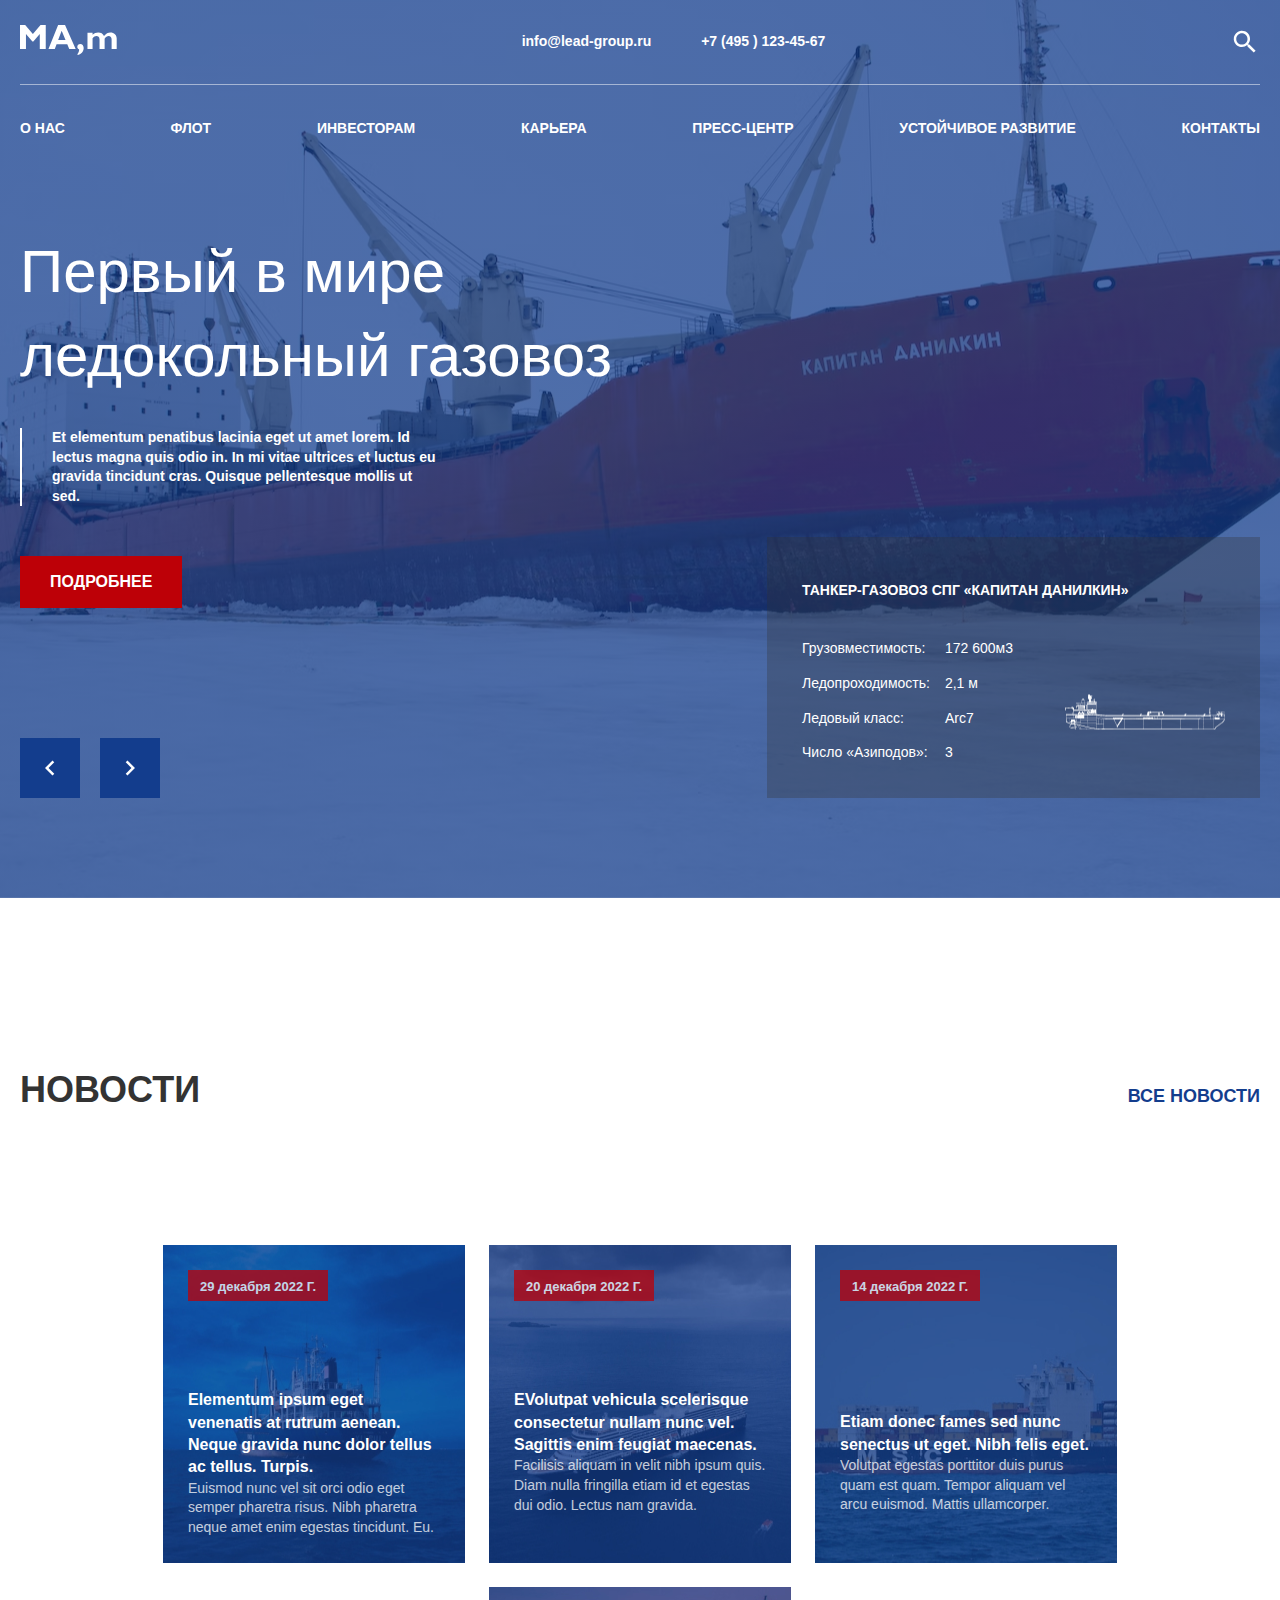
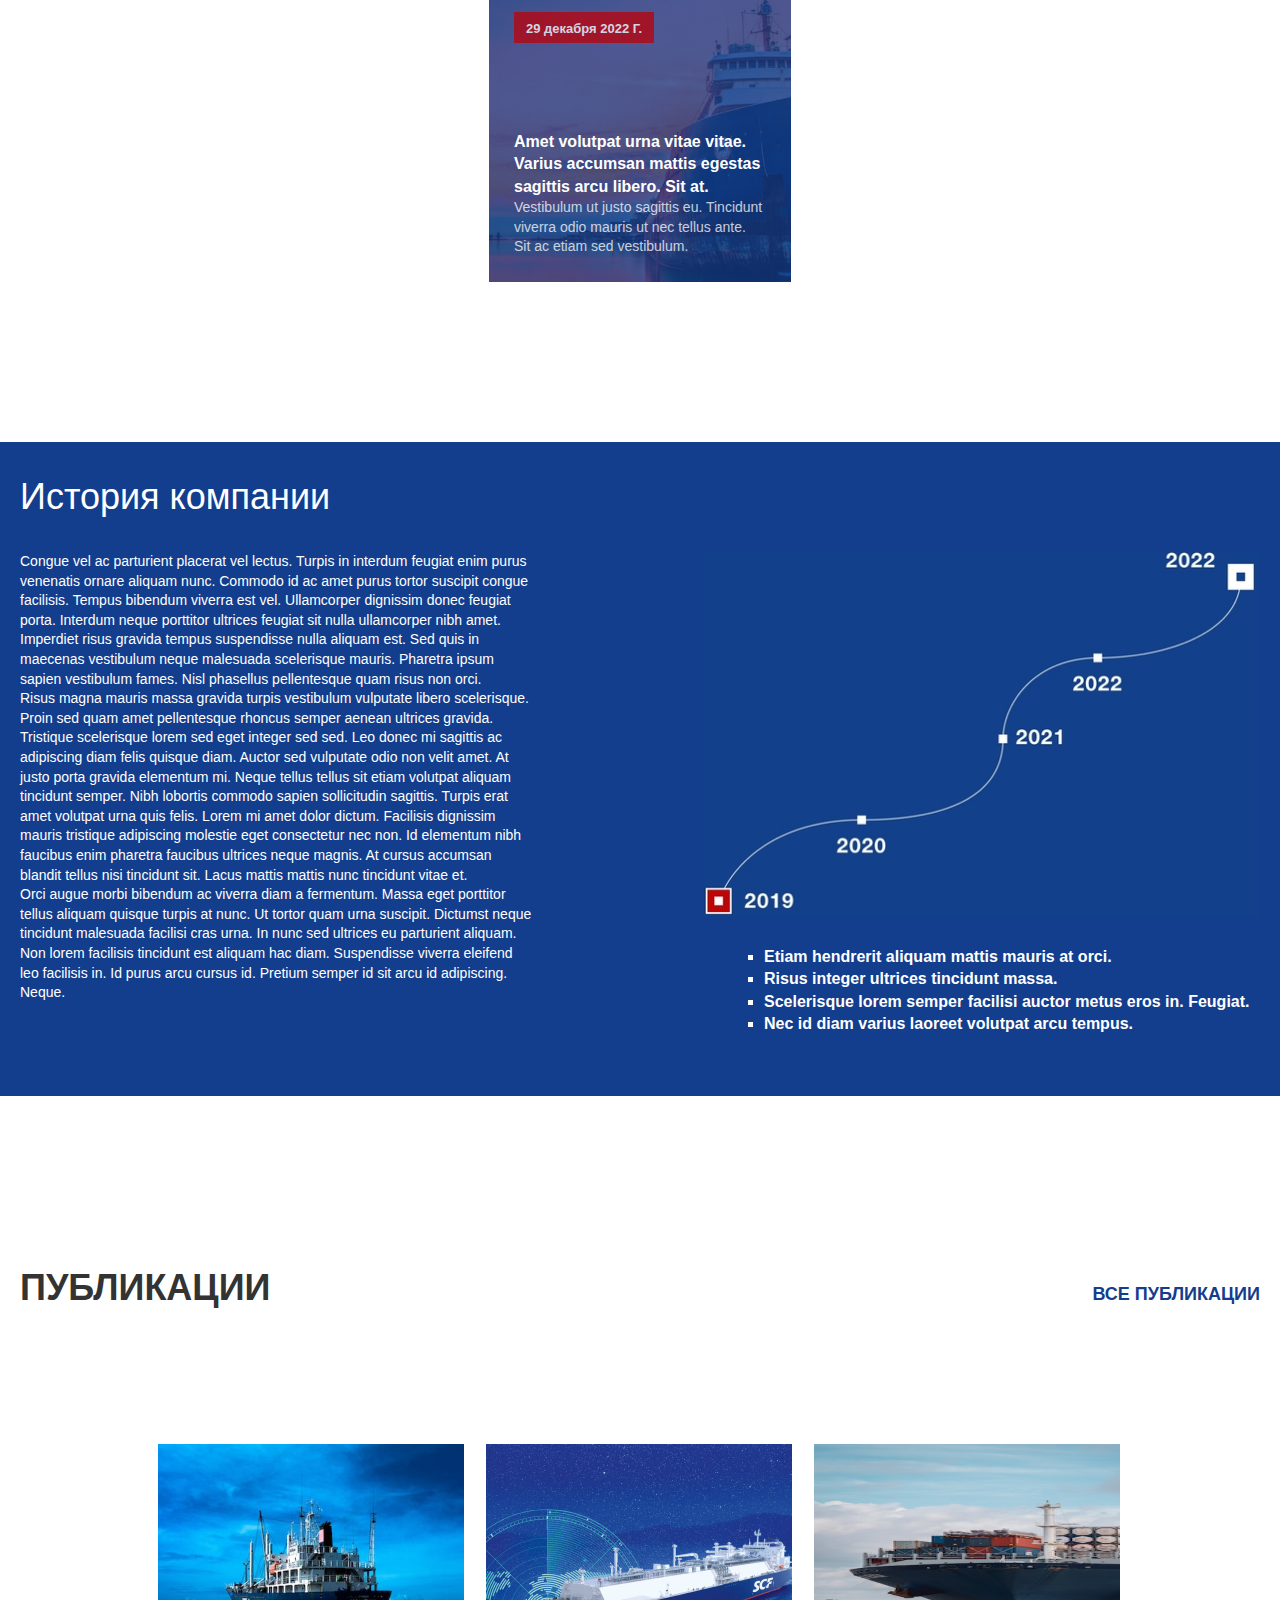
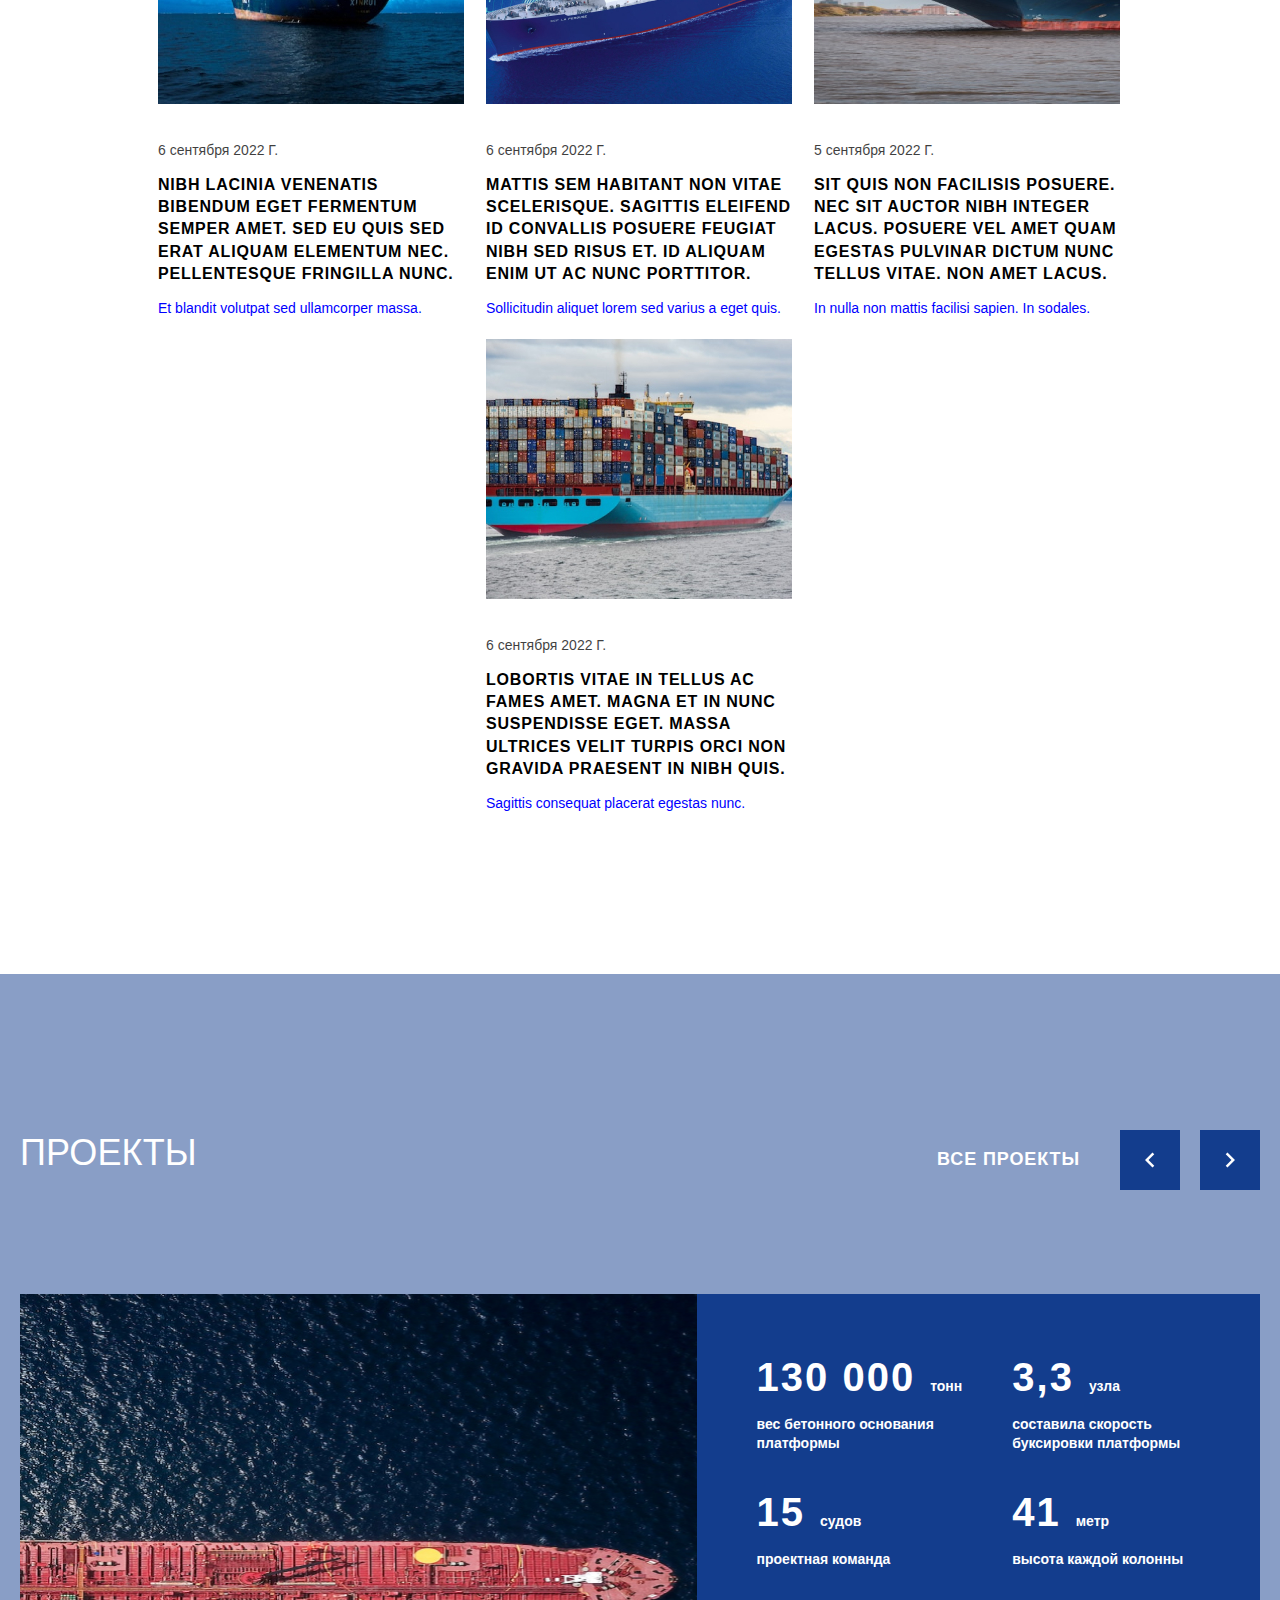
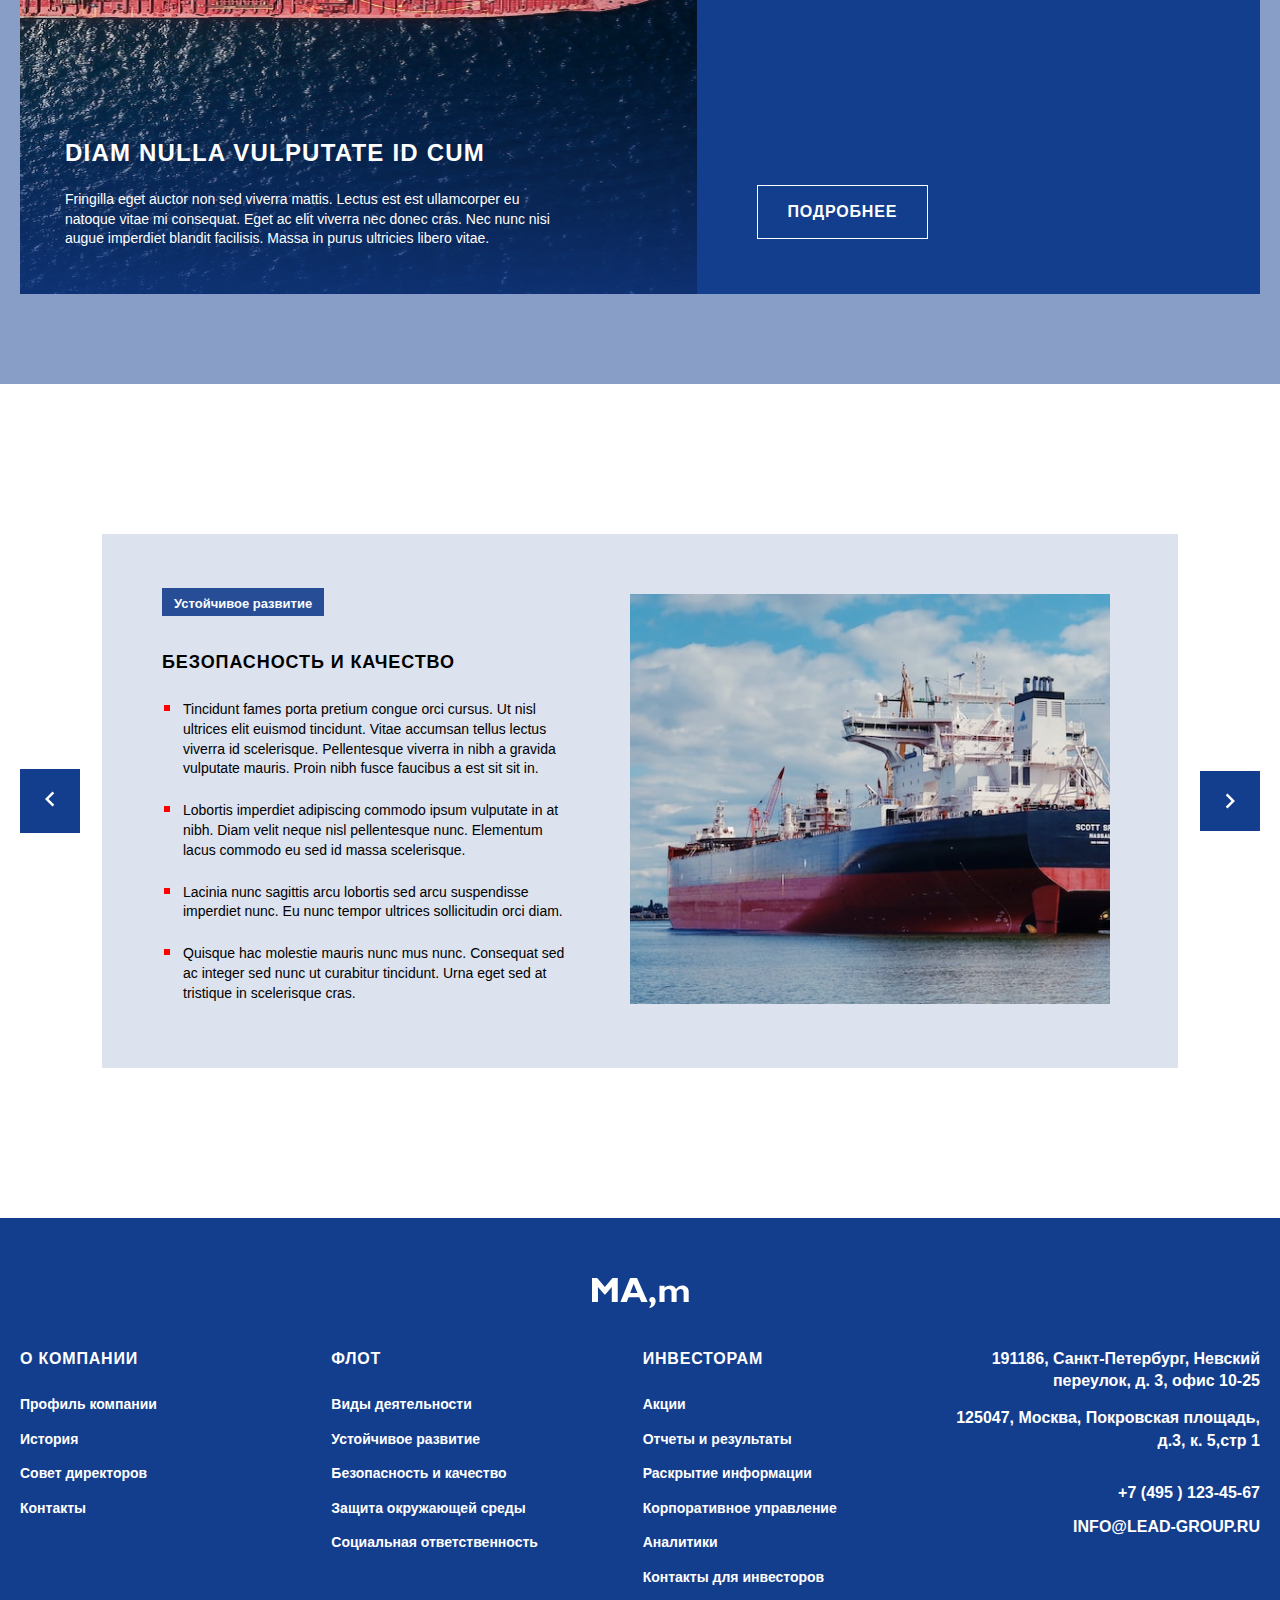
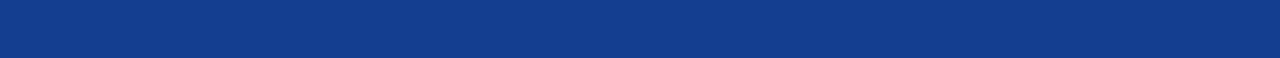
<file: index.html>
<!DOCTYPE html>
<html lang="ru">

<head>
    <meta charset="UTF-8">
    <meta name="viewport" content="width=device-width, initial-scale=1.0">
    <link href="https://fonts.cdnfonts.com/css/helvetica-neue-5" rel="stylesheet">
    <link rel="icon" href="./images/icon.png" type="image/png">
        <link rel="stylesheet" href="./css/allstyles.css">
    <link rel="stylesheet" href="./css/style.css">
    <title>Ледокольный газовоз</title>
    <script src="./js/index.js" defer></script>
</head>

<body>

    <header>
        <div class="container">
            <!-- Блок верхнего меню-->
            <div class="headerUp">
                <a href="index.html" title="Главная">
                    <img src="./images/Vector.svg" alt="Logo"></a>
                <div class="infoMedium">
                    <a href="mailto:info@lead-group.ru">info&commat;lead-group.ru </a>
                    <a href="tel:+7 (495) 123-45-67">+7 &lpar;495 &rpar; 123-45-67</a>
                </div>
                <img src="./images/ic_outline-search.svg" alt="Поиск">
            </div>
            <!-- Блок бургер и нижней навигации-->
            <div class="dom">
                <nav class="headerDown">
                    <ul id="listUlMenu" class="listUlMenu">
                        <li><a href="page.html" title="Виды деятельности">О нас</a></li>
                        <li><a href="error.html">Флот</a></li>
                        <li><a href="#">Инвесторам</a></li>
                        <li><a href="work.html" title="Вакансии">Карьера</a></li>
                        <li><a href="#">Пресс-центр</a></li>
                        <li><a href="#">Устойчивое развитие</a></li>
                        <li><a href="contacts.html" title="Контакты">Контакты</a></li>
                    </ul>
                </nav>
                <div id='burgerButton' class="burgerButton">
                    <span></span>
                    <span></span>
                    <span></span>
                </div>
            </div>
        </div>
        <section>
            <div class="container  sectionFlex">
                <!-- Блок левый инфо, кнопка, стрелки-->
                <div class="sectionLeft">
                    <div class="wrapper">
                        <div class="infoText">
                            <h1>Первый в мире ледокольный газовоз</h1>
                            <p>Et elementum penatibus lacinia eget ut amet lorem. Id lectus magna quis odio in. In mi
                                vitae
                                ultrices
                                et
                                luctus eu
                                gravida tincidunt cras. Quisque pellentesque mollis ut sed.</p>
                        </div>
                        <button class="button "> <a target="_blank"
                                href="https://www.scf-group.com/about/history/ship_naming/item93765.html"
                                title="Статья о ледокольном танкере">Подробнее</a></button>
                    </div>
                    <div class="arrowAll">
                        <div class="arrow"><img src="./images/ic_outline-keyboard-arrow-left.svg" alt="Стрелка левая">
                        </div>
                        <div class="arrow"><img src="./images/ic_outline-keyboard-arrow-right.svg" alt="Стрелка правая">
                        </div>
                    </div>
                </div>
                <!-- Блок правый с таблицей-->
                <div class="sectionRight">
                    <div class="colorFon">
                        <h3>Танкер-газовоз СПГ &laquo;КАПИТАН ДАНИЛКИН&raquo;</h3>
                        <div class="gridAndTitanik">
                            <div class="gridParent">
                                <div class="titanik1  gridChildren">Грузовместимость&colon;</div>
                                <div class="titanik2  gridChildren">Ледопроходимость&colon;</div>
                                <div class="titanik3  gridChildren">Ледовый класс&colon;</div>
                                <div class="titanik4  gridChildren">Число &laquo;Азиподов&raquo;&colon; </div>
                                <div class="titanik5  gridChildren">172 600м3</div>
                                <div class="titanik6  gridChildren">2,1 м</div>
                                <div class="titanik7  gridChildren">Arc7</div>
                                <div class="titanik8  gridChildren">3</div>
                            </div>
                            <div class="titanic">
                                <img src="./images/image 13.png" alt="titanic ">
                            </div>
                        </div>
                    </div>
                </div>
            </div>
        </section>
    </header>
    <main>
        <div class="container">
            <div class="content">
                <div class="news__block">
                    <h2 class="news">Новости</h2>
                    <p class="allNews">Все новости</p>
                </div>
                <!-- Информативные карточки-->
                <div class="wrapperCards">
                    <div class="wrapperCard">
                        <div class="wrapperCard_Data">
                            <p>29 декабря 2022 Г.</p>
                        </div>
                        <div class="wrapperCard_Text">
                            <p>Elementum ipsum eget venenatis at rutrum aenean. Neque gravida nunc dolor tellus ac
                                tellus. Turpis.</p>
                            <p>Euismod nunc vel sit orci odio eget semper pharetra risus. Nibh pharetra neque amet enim
                                egestas tincidunt. Eu. </p>
                        </div>
                    </div>
                    <div class="wrapperCard1">
                        <div class="wrapperCard_Data">
                            <p>20 декабря 2022 Г.</p>
                        </div>
                        <div class="wrapperCard_Text">
                            <p>EVolutpat vehicula scelerisque consectetur nullam nunc vel. Sagittis enim feugiat
                                maecenas.</p>
                            <p>Facilisis aliquam in velit nibh ipsum quis. Diam nulla fringilla etiam id et egestas dui
                                odio. Lectus nam gravida. </p>
                        </div>
                    </div>
                    <div class="wrapperCard2">
                        <div class="wrapperCard_Data1">
                            <p>14 декабря 2022 Г.</p>
                        </div>
                        <div class="wrapperCard_Text">
                            <p>Etiam donec fames sed nunc senectus ut eget. Nibh felis eget.</p>
                            <p>Volutpat egestas porttitor duis purus quam est quam. Tempor aliquam vel arcu euismod.
                                Mattis ullamcorper. </p>
                        </div>
                    </div>
                    <div class="wrapperCard3">
                        <div class="wrapperCard_Data">
                            <p>29 декабря 2022 Г.</p>
                        </div>
                        <div class="wrapperCard_Text">
                            <p>Amet volutpat urna vitae vitae. Varius accumsan mattis egestas sagittis arcu libero. Sit
                                at.</p>
                            <p>Vestibulum ut justo sagittis eu. Tincidunt viverra odio mauris ut nec tellus ante. Sit ac
                                etiam sed vestibulum.</p>
                        </div>
                    </div>
                </div>
            </div>
        </div>
        <!-- Блок истории-->
        <div class="container_block">
            <div class="container history_content">
                <div class="historyText">
                    <h2>История компании</h2>
                    <p>Congue vel ac parturient placerat vel lectus. Turpis in interdum feugiat enim purus venenatis
                        ornare aliquam nunc. Commodo id ac amet purus tortor suscipit congue facilisis. Tempus
                        bibendum
                        viverra est vel. Ullamcorper dignissim donec feugiat porta. Interdum neque porttitor
                        ultrices
                        feugiat sit nulla ullamcorper nibh amet. Imperdiet risus gravida tempus suspendisse nulla
                        aliquam est. Sed quis in maecenas vestibulum neque malesuada scelerisque mauris. Pharetra
                        ipsum
                        sapien vestibulum fames. Nisl phasellus pellentesque quam risus non orci.</p>
                    <p>Risus magna mauris massa gravida turpis vestibulum vulputate libero scelerisque. Proin sed
                        quam
                        amet pellentesque rhoncus semper aenean ultrices gravida. Tristique scelerisque lorem sed
                        eget
                        integer sed sed. Leo donec mi sagittis ac adipiscing diam felis quisque diam. Auctor sed
                        vulputate odio non velit amet. At justo porta gravida elementum mi. Neque tellus tellus sit
                        etiam volutpat aliquam tincidunt semper. Nibh lobortis commodo sapien sollicitudin sagittis.
                        Turpis erat amet volutpat urna quis felis. Lorem mi amet dolor dictum. Facilisis dignissim
                        mauris tristique adipiscing molestie eget consectetur nec non. Id elementum nibh faucibus
                        enim
                        pharetra faucibus ultrices neque magnis. At cursus accumsan blandit tellus nisi tincidunt
                        sit.
                        Lacus mattis mattis nunc tincidunt vitae et.</p>
                    <p> Orci augue morbi bibendum ac viverra diam a fermentum. Massa eget porttitor tellus aliquam
                        quisque turpis at nunc. Ut tortor quam urna suscipit. Dictumst neque tincidunt malesuada
                        facilisi cras urna. In nunc sed ultrices eu parturient aliquam. Non lorem facilisis
                        tincidunt
                        est aliquam hac diam. Suspendisse viverra eleifend leo facilisis in. Id purus arcu cursus
                        id.
                        Pretium semper id sit arcu id adipiscing. Neque.</p>
                </div>
                <div class="historyVector">
                    <img class="vector" src="./images/Vector1.jpg" alt="Векторная диаграмма">
                    <ul>
                        <li>Etiam hendrerit aliquam mattis mauris at orci.</li>
                        <li>Risus integer ultrices tincidunt massa.</li>
                        <li>Scelerisque lorem semper facilisi auctor metus eros in. Feugiat.</li>
                        <li>Nec id diam varius laoreet volutpat arcu tempus.</li>
                    </ul>
                </div>
            </div>
        </div>
        <!-- Блок публикации-->
        <div class="container">
            <div class="content">
                <div class="news__block">
                    <h2 class="news">Публикации</h2>
                    <p class="allNews">Все публикации</p>
                </div>
                <div class="pictureCards">
                    <div class="pictureCard">
                        <div class="publicationText">
                            <p>6 сентября 2022 Г.</p>
                            <h2>Nibh lacinia venenatis bibendum eget fermentum semper amet. Sed eu quis sed erat aliquam
                                elementum nec. Pellentesque fringilla nunc.</h2>
                            <a href="#">Et blandit volutpat sed ullamcorper massa.</a>
                        </div>
                    </div>
                    <div class="pictureCard1">
                        <div class="publicationText">
                            <p>6 сентября 2022 Г.</p>
                            <h2>Mattis sem habitant non vitae scelerisque. Sagittis eleifend id convallis posuere
                                feugiat nibh sed risus et. Id aliquam enim ut ac nunc porttitor.</h2>
                            <a href="#">Sollicitudin aliquet lorem sed varius a eget quis.</a>
                        </div>
                    </div>
                    <div class="pictureCard2">
                        <div class="publicationText">
                            <p>5 сентября 2022 Г.</p>
                            <h2>Sit quis non facilisis posuere. Nec sit auctor nibh integer lacus. Posuere vel amet quam
                                egestas pulvinar dictum nunc tellus vitae. Non amet lacus.</h2>
                            <a href="#">In nulla non mattis facilisi sapien. In sodales.</a>
                        </div>
                    </div>
                    <div class="pictureCard3">
                        <div class="publicationText">
                            <p>6 сентября 2022 Г.</p>
                            <h2>Lobortis vitae in tellus ac fames amet. Magna et in nunc suspendisse eget. Massa
                                ultrices velit turpis orci non gravida praesent in nibh quis.</h2>
                            <a href="#">Sagittis consequat placerat egestas nunc.</a>
                        </div>
                    </div>
                </div>
            </div>
        </div>
        <!-- Информативный блок проектов-->
        <div class="container_proj">
            <div class="container">
                <div class="proj__block">
                    <div class="publication">
                        <h2>Проекты</h2>
                    </div>
                    <div class="allPublication">
                        <p>Все проекты</p>
                        <div class="arrowAll">
                            <div class="arrow"><img src="./images/ic_outline-keyboard-arrow-left.svg"
                                    alt="Стрелка левая">
                            </div>
                            <div class="arrow"><img src="./images/ic_outline-keyboard-arrow-right.svg"
                                    alt="Стрелка правая">
                            </div>
                        </div>
                    </div>
                </div>
                <div class="proj_section">
                    <div class="projLeft">
                        <div class="projCard_Text">
                            <a target="_blank"
                                href="https://www.scf-group.com/fleet/business_scope/projects/item419.html"
                                title="Статья  Проект Сахалин-1">Diam nulla vulputate id cum</a>
                            <p>Fringilla eget auctor non sed viverra mattis. Lectus est est ullamcorper eu natoque vitae
                                mi consequat. Eget ac elit viverra nec donec cras. Nec nunc nisi augue imperdiet blandit
                                facilisis. Massa in purus ultricies libero vitae. </p>
                        </div>
                    </div>
                    <div class="projRight">
                        <div class="projFon">
                            <div class="ready">
                                <div class="parent">
                                    <div class="ready1 divAll">
                                        <div>
                                            <span>130 000</span>
                                            <span>тонн</span>
                                        </div>
                                        <div>вес бетонного основания платформы</div>
                                    </div>
                                    <div class="ready2 divAll">
                                        <div>
                                            <span>3,3</span>
                                            <span>узла</span>
                                        </div>
                                        <div>составила скорость буксировки платформы </div>
                                    </div>
                                    <div class="ready3 divAll">
                                        <div>
                                            <span>15</span>
                                            <span>судов</span>
                                        </div>
                                        <div>проектная команда</div>
                                    </div>
                                    <div class="ready4 divAll">
                                        <div>
                                            <span>41</span>
                                            <span>метр</span>
                                        </div>
                                        <div>высота каждой колонны</div>
                                    </div>
                                </div>
                            </div>
                            <button class="buttonProj"> <a target="_blank" href="#" title="">Подробнее</a></button>
                        </div>
                    </div>
                </div>
            </div>
        </div>
        <div class="container">
            <!-- Информативный блок безопасности и качества-->
            <div class="contentQually">
                <div class="arrowQually">
                    <div class="arrow"><img src="./images/ic_outline-keyboard-arrow-left.svg" alt="Стрелка левая"></div>
                </div>
                <div class="quallyTextImg">
                    <div class="quallyBlock">
                        <div class="textBlock">
                            <span>Устойчивое развитие</span>
                            <h1>Безопасность и качество</h1>
                            <ul>
                                <li>Tincidunt fames porta pretium congue orci cursus. Ut nisl ultrices elit euismod
                                    tincidunt. Vitae accumsan tellus lectus viverra id scelerisque. Pellentesque viverra
                                    in
                                    nibh a gravida vulputate mauris. Proin nibh fusce faucibus a est sit sit in.</li>
                                <br>
                                <li>Lobortis imperdiet adipiscing commodo ipsum vulputate in at nibh. Diam velit neque
                                    nisl
                                    pellentesque nunc. Elementum lacus commodo eu sed id massa scelerisque.</li>
                                <br>
                                <li>Lacinia nunc sagittis arcu lobortis sed arcu suspendisse imperdiet nunc. Eu nunc
                                    tempor
                                    ultrices sollicitudin orci diam.</li>
                                <br>
                                <li>Quisque hac molestie mauris nunc mus nunc. Consequat sed ac integer sed nunc ut
                                    curabitur tincidunt. Urna eget sed at tristique in scelerisque cras.</li>
                            </ul>
                        </div>
                        <div class="imgBlock"><img src="./images/Rectangle 35.jpg" alt="Корабль кормой"></div>
                    </div>
                </div>
                <div class="arrowQually">
                    <div class="arrowQually arrow"><img src="./images/ic_outline-keyboard-arrow-right.svg"
                            alt="Стрелка правая">
                    </div>
                </div>
            </div>
        </div>
        </div>
    </main>
    <footer>
        <!-- Подвал-->
        <div class="container_footer">
            <div class="container contentFoot">
                <div class="logoFoot"><img src="./images/Vector.svg" alt="Logo"></div>
                <div class="parentFoot">
                    <div class="footAll"><span>О компании</span>
                        <ul class="boxFoot">
                            <li>Профиль компании</li>
                            <li>История</li>
                            <li>Совет директоров</li>
                            <li>Контакты</li>
                        </ul>
                    </div>
                    <div class="footAll"><span>флот</span>
                        <ul class="boxFoot">
                            <li>Виды деятельности</li>
                            <li>Устойчивое развитие</li>
                            <li>Безопасность и качество</li>
                            <li>Защита окружающей среды</li>
                            <li>Социальная ответственность</li>
                        </ul>
                    </div>
                    <div class="footAll"><span>Инвесторам</span>
                        <ul class="boxFoot">
                            <li>Акции</li>
                            <li>Отчеты и результаты</li>
                            <li>Раскрытие информации</li>
                            <li>Корпоративное управление</li>
                            <li>Аналитики</li>
                            <li>Контакты для инвесторов</li>
                        </ul>
                    </div>
                    <div class="footAll footAllInfo">
                        <div>
                            <div>
                                <p>
                                    191186, Санкт-Петербург, Невский переулок, д. 3, офис 10-25
                                </p>
                            </div>
                            <div>
                                <p> 125047, Москва, Покровская площадь, д.3, к. 5,стр 1 </p>
                            </div>
                        </div>
                        <div class="footAllContact">
                            <a href="tel:+7 (495) 123-45-67">+7 &lpar;495 &rpar; 123-45-67</a>
                            <a href="mailito:info@lead-group.ru">info&commat;lead-group.ru</a>
                        </div>
                    </div>
                </div>
            </div>
        </div>
    </footer>

</body>

</html>
</file>
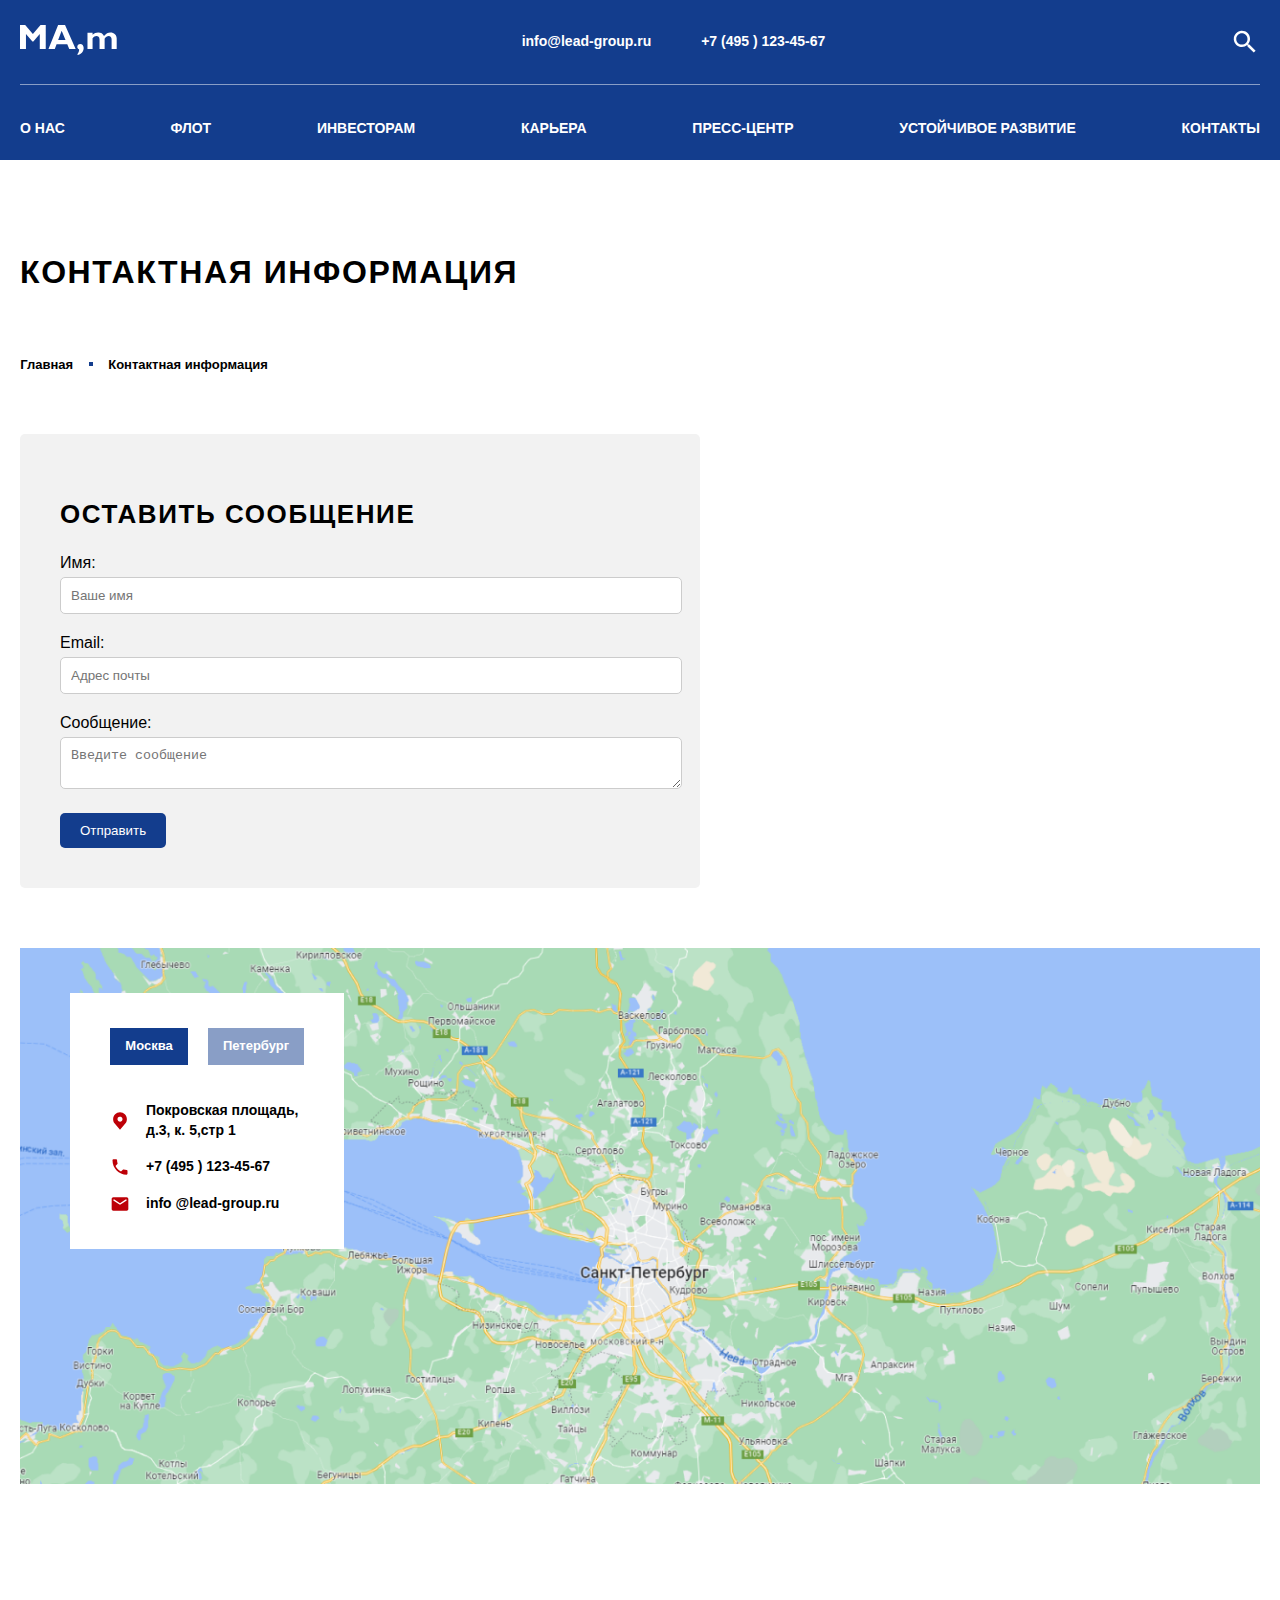
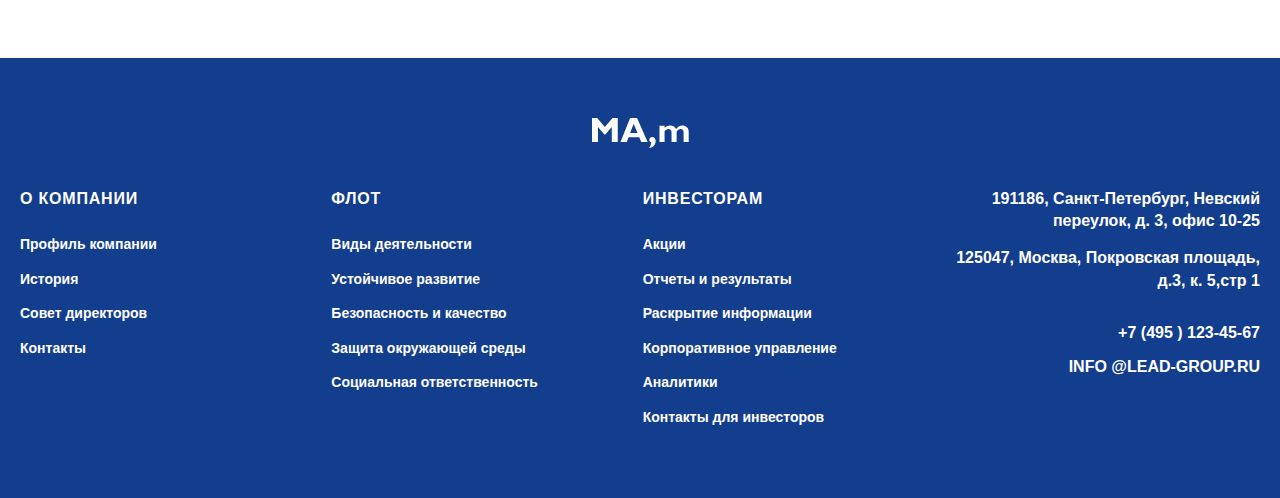
<file: contacts.html>
<!DOCTYPE html>
<html lang="ru">

<head>
    <meta charset="UTF-8">
    <meta name="viewport" content="width=device-width, initial-scale=1.0">
    <link href="https://fonts.cdnfonts.com/css/helvetica-neue-5" rel="stylesheet">
    <link rel="icon" href="./images/icon.png" type="image/png">
        <link rel="stylesheet" href="./css/allstyles.css">
    <link rel="stylesheet" href="./css/contacts.css">
    <title>Ледокольный газовоз</title>
    <script src="./js/burgerAndForm.js" defer></script>
</head>

<body>
    <header>
        <!-- Блок верхнего, нижнего и бургер меню-->
        <div class="container_page">
            <div class="container">
                <div class="headerUp">
                    <a href="index.html" title="Главная">
                        <img src="./images/Vector.svg" alt="Logo"></a>
                    <div class="infoMedium">
                        <a href="mailto:info@lead-group.ru">info&commat;lead-group.ru </a>
                        <a href="tel:+7 (495) 123-45-67">+7 &lpar;495 &rpar; 123-45-67</a>
                    </div>
                    <img src="./images/ic_outline-search.svg" alt="Поиск">
                </div>
                <div class="dom">
                    <nav class="headerDown">
                        <ul id="listUlMenu" class="listUlMenu">
                            <li><a href="page.html" title="Виды деятельности">О нас</a></li>
                            <li><a href="error.html">Флот</a></li>
                            <li><a href="#">Инвесторам</a></li>
                            <li><a href="work.html" title="Вакансии">Карьера</a></li>
                            <li><a href="#">Пресс-центр</a></li>
                            <li><a href="#">Устойчивое развитие</a></li>
                            <li><a href="contacts.html" title="Контакты">Контакты</a></li>
                        </ul>
                    </nav>
                    <div id='burgerButton' class="burgerButton">
                        <span></span>
                        <span></span>
                        <span></span>
                    </div>
                </div>
            </div>
        </div>
    </header>
    <main>
        <!-- Форма, контакты и карта-->
        <div class="container">
            <div class="content">
                <h1>контактная информация</h1>
                <div class="blockOne">
                    <div><span>Главная</span></div>
                    <div id="square"></div>
                    <div><span>Контактная информация</span></div>
                </div>
                <!-- Форма-->
                <div class="container_form">
                    <h2>Оставить сообщение</h2>
                    <form id="contactForm">
                        <div class="formBlock">
                            <label for="name">Имя&colon;</label>
                            <input type="text" id="name" name="name" required placeholder="Ваше имя">
                        </div>
                        <div class="formBlock">
                            <label for="email">Email&colon;</label>
                            <input type="email" id="email" name="email" required placeholder="Адрес почты">
                        </div>
                        <div class="formBlock">
                            <label for="form_message">Сообщение&colon;</label>
                            <textarea id="form_message" name="form_message" required
                                placeholder="Введите сообщение"></textarea>
                        </div>
                        <button type="submit">Отправить</button>
                    </form>
                    <div id="success-message" class="hidden">
                        <p>Сообщение успешно отправлено&excl; Мы свяжемся с вами в ближайшее время.</p>
                    </div>
                </div>
                <div class="maps">
                    <div class="frame">
                        <div class="сountries">
                            <div class="blockMsk">
                                <h4>Москва</h4>
                            </div>
                            <div class="blockSp">
                                <h4>Петербург</h4>
                            </div>
                        </div>
                        <div class="contactsInfo">
                            <div class="infoBlock1">
                                <h3>Покровская площадь, д.3, к. 5,стр 1</h3>
                            </div>
                            <div class="infoBlock2"><a href="tel:+7 (495) 123-45-67">+7 &lpar;495 &rpar; 123-45-67</a></div>
                            <div class="infoBlock3"><a href="mailto:info@lead-group.ru">info &commat;lead-group.ru</a></div>
                        </div>
                    </div>
                </div>
            </div>
    </main>
    <footer>
        <!-- Подвал-->
        <div class="container_footer">
            <div class="container contentFoot">
                <div class="logoFoot"><img src="./images/Vector.svg" alt="Logo"></div>
                <div class="parentFoot">
                    <div class="footAll"><span>О компании</span>
                        <ul class="boxFoot">
                            <li>Профиль компании</li>
                            <li>История</li>
                            <li>Совет директоров</li>
                            <li>Контакты</li>
                        </ul>
                    </div>
                    <div class="footAll"><span>флот</span>
                        <ul class="boxFoot">
                            <li>Виды деятельности</li>
                            <li>Устойчивое развитие</li>
                            <li>Безопасность и качество</li>
                            <li>Защита окружающей среды</li>
                            <li>Социальная ответственность</li>
                        </ul>
                    </div>
                    <div class="footAll"><span>Инвесторам</span>
                        <ul class="boxFoot">
                            <li>Акции</li>
                            <li>Отчеты и результаты</li>
                            <li>Раскрытие информации</li>
                            <li>Корпоративное управление</li>
                            <li>Аналитики</li>
                            <li>Контакты для инвесторов</li>
                        </ul>
                    </div>
                    <div class="footAll footAllInfo">
                        <div>
                            <div>
                                <p>
                                    191186, Санкт-Петербург, Невский переулок, д. 3, офис 10-25
                                </p>
                            </div>
                            <div>
                                <p> 125047, Москва, Покровская площадь, д.3, к. 5,стр 1 </p>
                            </div>
                        </div>
                        <div class="footAllContact">
                            <a href="tel:+7 (495) 123-45-67">+7 &lpar;495 &rpar; 123-45-67</a>
                            <a href="mailito:info@lead-group.ru">info &commat;lead-group.ru</a>
                        </div>
                    </div>
                </div>
            </div>

        </div>

    </footer>
</body>

</html>
</file>
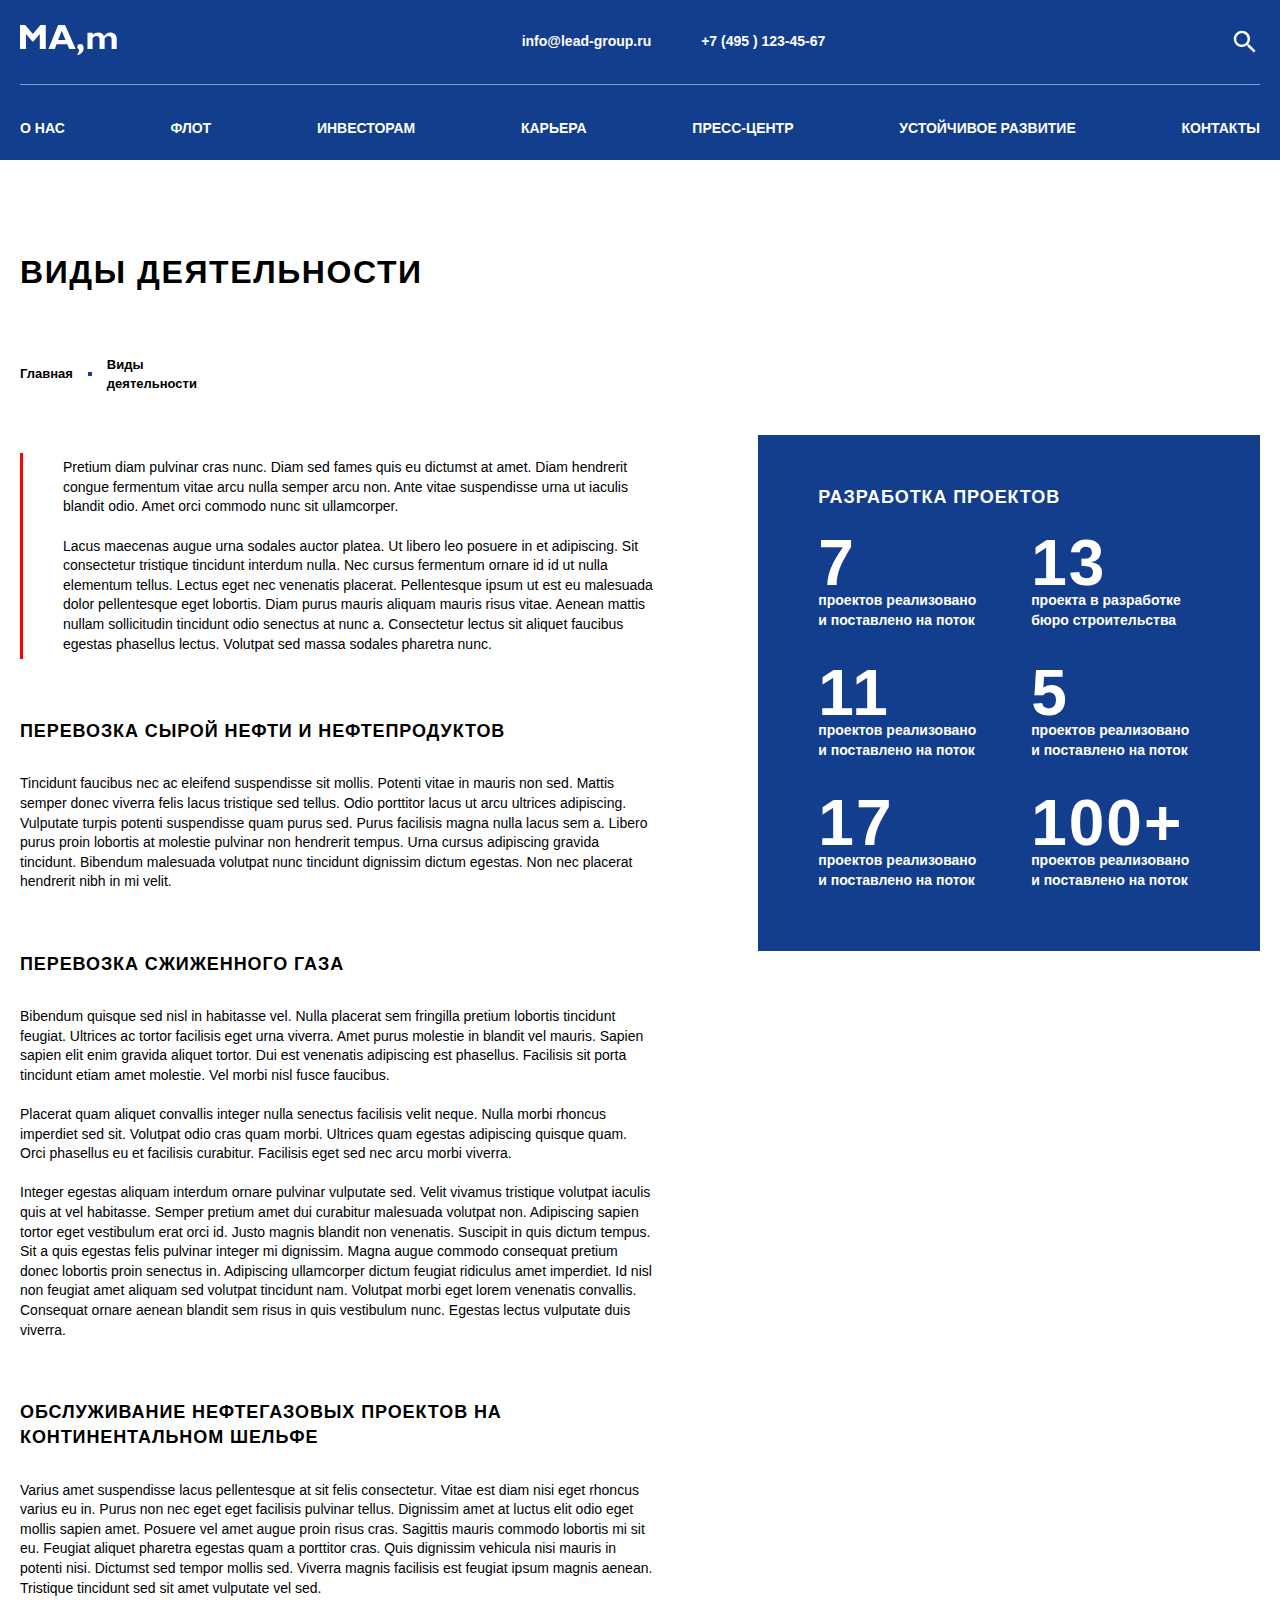
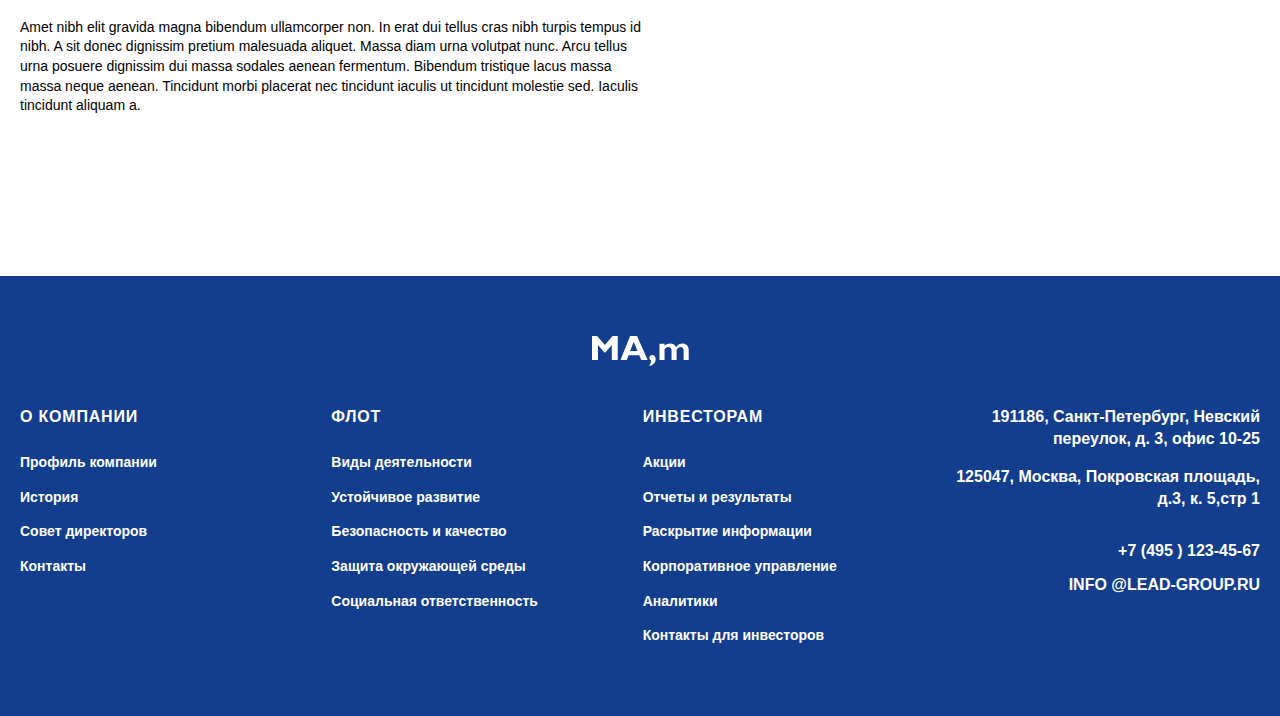
<file: page.html>
<!DOCTYPE html>
<html lang="ru">

<head>
    <meta charset="UTF-8">
    <meta name="viewport" content="width=device-width, initial-scale=1.0">
    <link href="https://fonts.cdnfonts.com/css/helvetica-neue-5" rel="stylesheet">
    <link rel="icon" href="./images/icon.png" type="image/png">
        <link rel="stylesheet" href="./css/allstyles.css">
    <link rel="stylesheet" href="./css/page.css">
    <title>Ледокольный газовоз</title>
    <script src="./js/index.js" defer></script>
</head>

<body>
    <header>
        <!-- Блок верхнего, нижнего и бургер меню-->
        <div class="container_page">
            <div class="container">
                <div class="headerUp">
                    <a href="index.html" title="Главная">
                        <img src="./images/Vector.svg" alt="Logo"></a>
                    <div class="infoMedium">
                        <a href="mailto:info@lead-group.ru">info&commat;lead-group.ru </a>
                        <a href="tel:+7 (495) 123-45-67">+7 &lpar;495 &rpar; 123-45-67</a>
                    </div>
                    <img src="./images/ic_outline-search.svg" alt="Поиск">
                </div>
                <div class="dom">
                    <nav class="headerDown">
                        <ul id="listUlMenu" class="listUlMenu">
                            <li><a href="page.html" title="Виды деятельности">О нас</a></li>
                            <li><a href="error.html">Флот</a></li>
                            <li><a href="#">Инвесторам</a></li>
                            <li><a href="work.html" title="Вакансии">Карьера</a></li>
                            <li><a href="#">Пресс-центр</a></li>
                            <li><a href="#">Устойчивое развитие</a></li>
                            <li><a href="contacts.html" title="Контакты">Контакты</a></li>
                        </ul>
                    </nav>
                    <div id='burgerButton' class="burgerButton">
                        <span></span>
                        <span></span>
                        <span></span>
                    </div>
                </div>
            </div>
        </div>
    </header>
    <main>
        <!-- Контент с таблицей-->
        <div class="container">
            <div class="content">
                <h1>Виды деятельности</h1>
                <div class="sectionAll">
                    <div class="sectionLeft">
                        <div class="blockOne">
                            <div><span>Главная</span></div>
                            <div id="square"></div>
                            <div><span>Виды деятельности</span></div>
                        </div>
                        <div class="blockTwo">
                            <span>Pretium diam pulvinar cras nunc. Diam sed fames quis eu dictumst at amet. Diam
                                hendrerit
                                congue fermentum vitae arcu nulla semper arcu non. Ante vitae suspendisse urna ut
                                iaculis
                                blandit odio. Amet orci commodo nunc sit ullamcorper. <br><br>
                                Lacus maecenas augue urna sodales auctor platea. Ut libero leo posuere in et adipiscing.
                                Sit
                                consectetur tristique tincidunt interdum nulla. Nec cursus fermentum ornare id id ut
                                nulla
                                elementum tellus. Lectus eget nec venenatis placerat. Pellentesque ipsum ut est eu
                                malesuada
                                dolor pellentesque eget lobortis. Diam purus mauris aliquam mauris risus vitae. Aenean
                                mattis nullam sollicitudin tincidunt odio senectus at nunc a. Consectetur lectus sit
                                aliquet
                                faucibus egestas phasellus lectus. Volutpat sed massa sodales pharetra nunc.</span>
                        </div>
                        <div class="blockThree">
                            <h1>Перевозка сырой нефти и нефтепродуктов</h1>
                            <p>Tincidunt faucibus nec ac eleifend suspendisse sit mollis. Potenti
                                vitae in mauris non sed. Mattis semper donec viverra felis lacus tristique sed tellus.
                                Odio
                                porttitor lacus ut arcu ultrices adipiscing. Vulputate turpis potenti suspendisse quam
                                purus
                                sed. Purus facilisis magna nulla lacus sem a. Libero purus proin lobortis at molestie
                                pulvinar non hendrerit tempus. Urna cursus adipiscing gravida tincidunt. Bibendum
                                malesuada
                                volutpat nunc tincidunt dignissim dictum egestas. Non nec placerat hendrerit nibh in mi
                                velit.</p>
                        </div>
                        <div class="blockThree">
                            <h1>Перевозка сжиженного газа</h1>
                            <p>Bibendum quisque sed nisl in habitasse vel. Nulla placerat sem fringilla pretium lobortis
                                tincidunt feugiat. Ultrices ac tortor facilisis eget urna viverra. Amet purus molestie
                                in blandit vel mauris. Sapien sapien elit enim gravida aliquet tortor. Dui est venenatis
                                adipiscing est phasellus. Facilisis sit porta tincidunt etiam amet molestie. Vel morbi
                                nisl fusce faucibus. <br><br>
                                Placerat quam aliquet convallis integer nulla senectus facilisis velit neque. Nulla
                                morbi rhoncus imperdiet sed sit. Volutpat odio cras quam morbi. Ultrices quam egestas
                                adipiscing quisque quam. Orci phasellus eu et facilisis curabitur. Facilisis eget sed
                                nec arcu morbi viverra. <br><br>
                                Integer egestas aliquam interdum ornare pulvinar vulputate sed. Velit vivamus tristique
                                volutpat iaculis quis at vel habitasse. Semper pretium amet dui curabitur malesuada
                                volutpat non. Adipiscing sapien tortor eget vestibulum erat orci id. Justo magnis
                                blandit non venenatis. Suscipit in quis dictum tempus. Sit a quis egestas felis pulvinar
                                integer mi dignissim. Magna augue commodo consequat pretium donec lobortis proin
                                senectus in. Adipiscing ullamcorper dictum feugiat ridiculus amet imperdiet. Id nisl non
                                feugiat amet aliquam sed volutpat tincidunt nam. Volutpat morbi eget lorem venenatis
                                convallis. Consequat ornare aenean blandit sem risus in quis vestibulum nunc. Egestas
                                lectus vulputate duis viverra.
                            </p>
                        </div>
                        <div class="blockThree">
                            <h1>Обслуживание нефтегазовых проектов на <br>континентальном шельфе</h1>
                            <p>Varius amet suspendisse lacus pellentesque at sit felis consectetur. Vitae est diam nisi
                                eget rhoncus varius eu in. Purus non nec eget eget facilisis pulvinar tellus. Dignissim
                                amet at luctus elit odio eget mollis sapien amet. Posuere vel amet augue proin risus
                                cras. Sagittis mauris commodo lobortis mi sit eu. Feugiat aliquet pharetra egestas quam
                                a porttitor cras. Quis dignissim vehicula nisi mauris in potenti nisi. Dictumst sed
                                tempor mollis sed. Viverra magnis facilisis est feugiat ipsum magnis aenean. Tristique
                                tincidunt sed sit amet vulputate vel sed. <br><br>
                                Amet nibh elit gravida magna bibendum ullamcorper non. In erat dui tellus cras nibh
                                turpis tempus id nibh. A sit donec dignissim pretium malesuada aliquet. Massa diam urna
                                volutpat nunc. Arcu tellus urna posuere dignissim dui massa sodales aenean fermentum.
                                Bibendum tristique lacus massa massa neque aenean. Tincidunt morbi placerat nec
                                tincidunt iaculis ut tincidunt molestie sed. Iaculis tincidunt aliquam a.
                            </p>
                        </div>
                    </div>
                    <!-- Таблица-->
                    <div class="sectionRight">
                        <div class="sectionRightBlock">
                            <h4>разработка проектов</h4>
                            <div class="parent">
                                <div class="parent1 parentAll">
                                    <div>
                                        <span>7</span>
                                    </div>
                                    <div>проектов реализовано и поставлено на поток </div>
                                </div>
                                <div class="parent2 parentAll">
                                    <div>
                                        <span>13</span>
                                    </div>
                                    <div>проекта в разработке бюро строительства</div>
                                </div>
                                <div class="parent3 parentAll">
                                    <div>
                                        <span>11</span>
                                    </div>
                                    <div>проектов реализовано и поставлено на поток </div>
                                </div>
                                <div class="parent4 parentAll">
                                    <div>
                                        <span>5</span>
                                    </div>
                                    <div>проектов реализовано и поставлено на поток </div>
                                </div>
                                <div class="parent5 parentAll">
                                    <div>
                                        <span>17</span>
                                    </div>
                                    <div>проектов реализовано и поставлено на поток </div>
                                </div>
                                <div class="parent6 parentAll">
                                    <div>
                                        <span>100+</span>
                                    </div>
                                    <div>проектов реализовано и поставлено на поток </div>
                                </div>
                            </div>
                        </div>
                    </div>
                </div>
            </div>
    </main>
    <footer>
        <!-- Подвал-->
        <div class="container_footer">
            <div class="container contentFoot">
                <div class="logoFoot"><img src="./images/Vector.svg" alt="Logo"></div>
                <div class="parentFoot">
                    <div class="footAll"><span>О компании</span>
                        <ul class="boxFoot">
                            <li>Профиль компании</li>
                            <li>История</li>
                            <li>Совет директоров</li>
                            <li>Контакты</li>
                        </ul>
                    </div>
                    <div class="footAll"><span>флот</span>
                        <ul class="boxFoot">
                            <li>Виды деятельности</li>
                            <li>Устойчивое развитие</li>
                            <li>Безопасность и качество</li>
                            <li>Защита окружающей среды</li>
                            <li>Социальная ответственность</li>
                        </ul>
                    </div>
                    <div class="footAll"><span>Инвесторам</span>
                        <ul class="boxFoot">
                            <li>Акции</li>
                            <li>Отчеты и результаты</li>
                            <li>Раскрытие информации</li>
                            <li>Корпоративное управление</li>
                            <li>Аналитики</li>
                            <li>Контакты для инвесторов</li>
                        </ul>
                    </div>
                    <div class="footAll footAllInfo">
                        <div>
                            <div>
                                <p>
                                    191186, Санкт-Петербург, Невский переулок, д. 3, офис 10-25
                                </p>
                            </div>
                            <div>
                                <p> 125047, Москва, Покровская площадь, д.3, к. 5,стр 1 </p>
                            </div>
                        </div>
                        <div class="footAllContact">
                            <a href="tel:+7 (495) 123-45-67">+7 &lpar;495 &rpar; 123-45-67</a>
                            <a href="mailito:info@lead-group.ru">info &commat;lead-group.ru</a>
                        </div>
                    </div>
                </div>
            </div>

        </div>
    </footer>
</body>

</html>
</file>
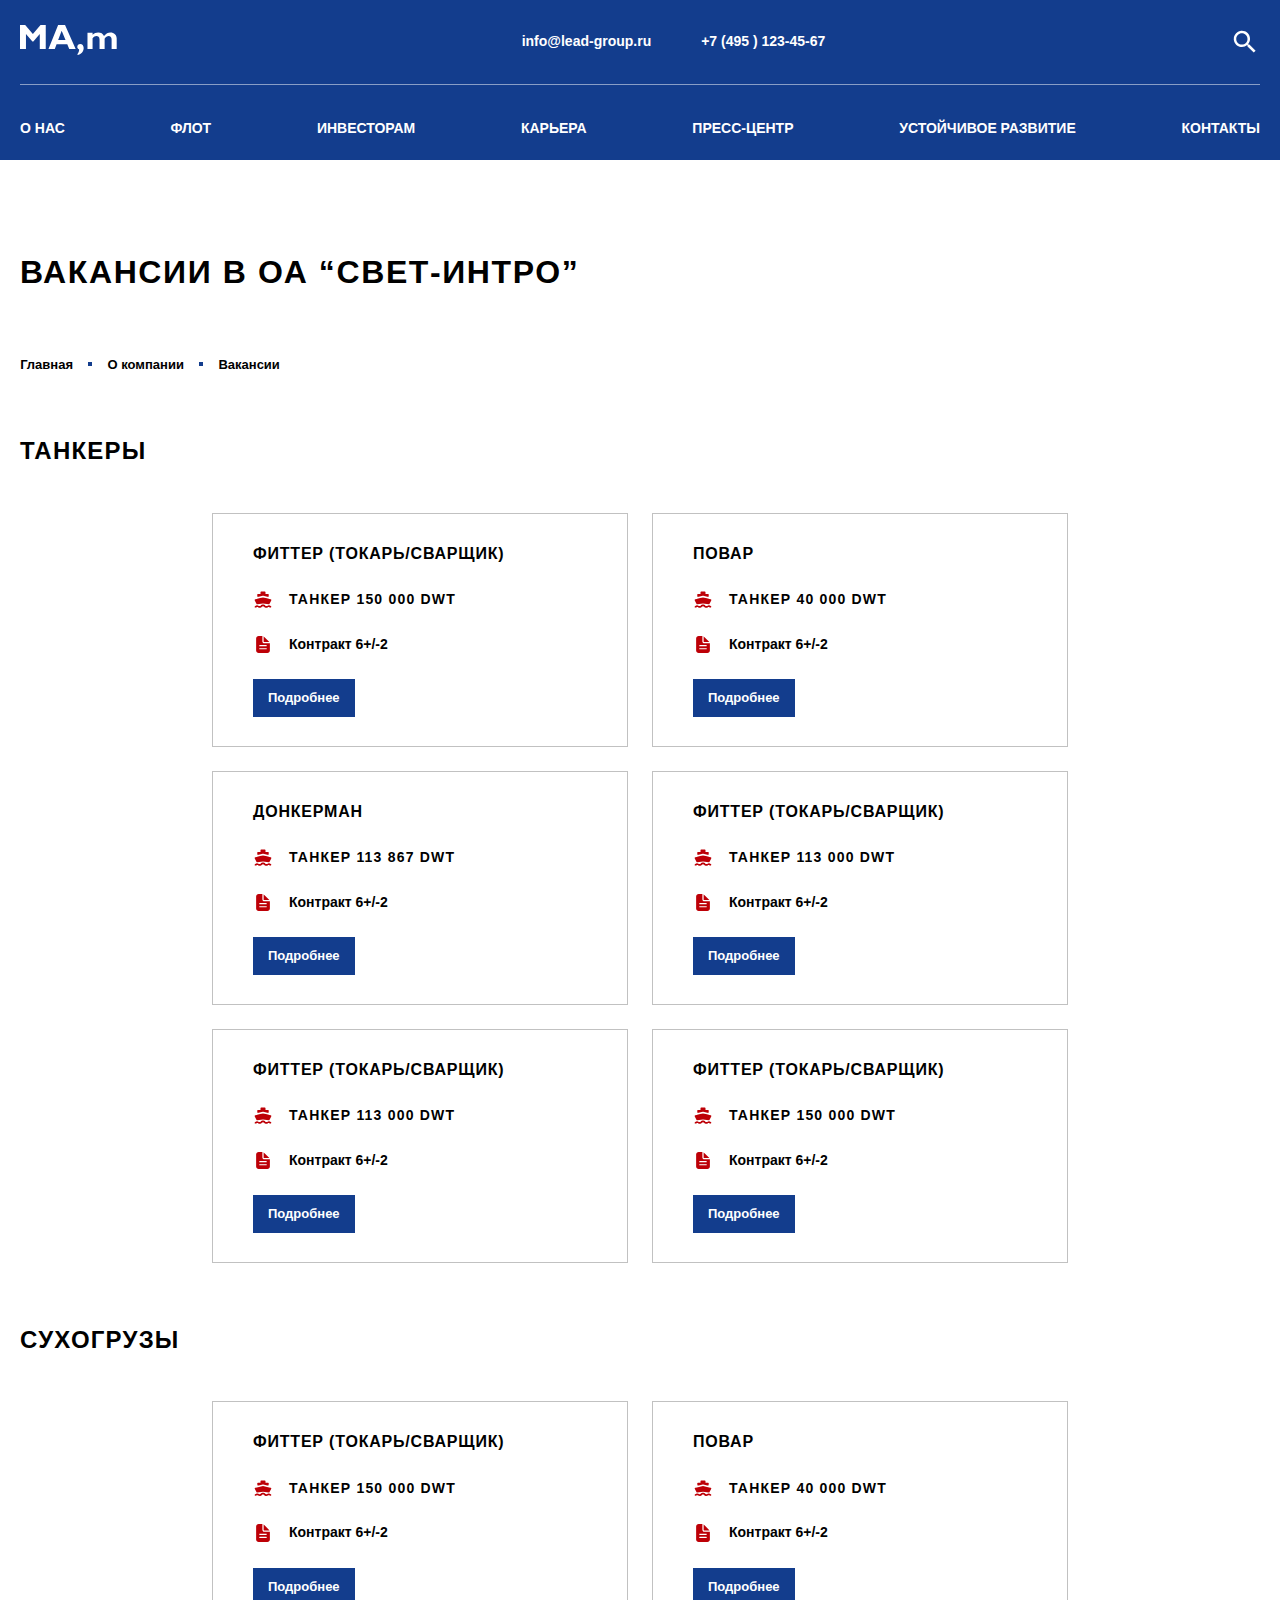
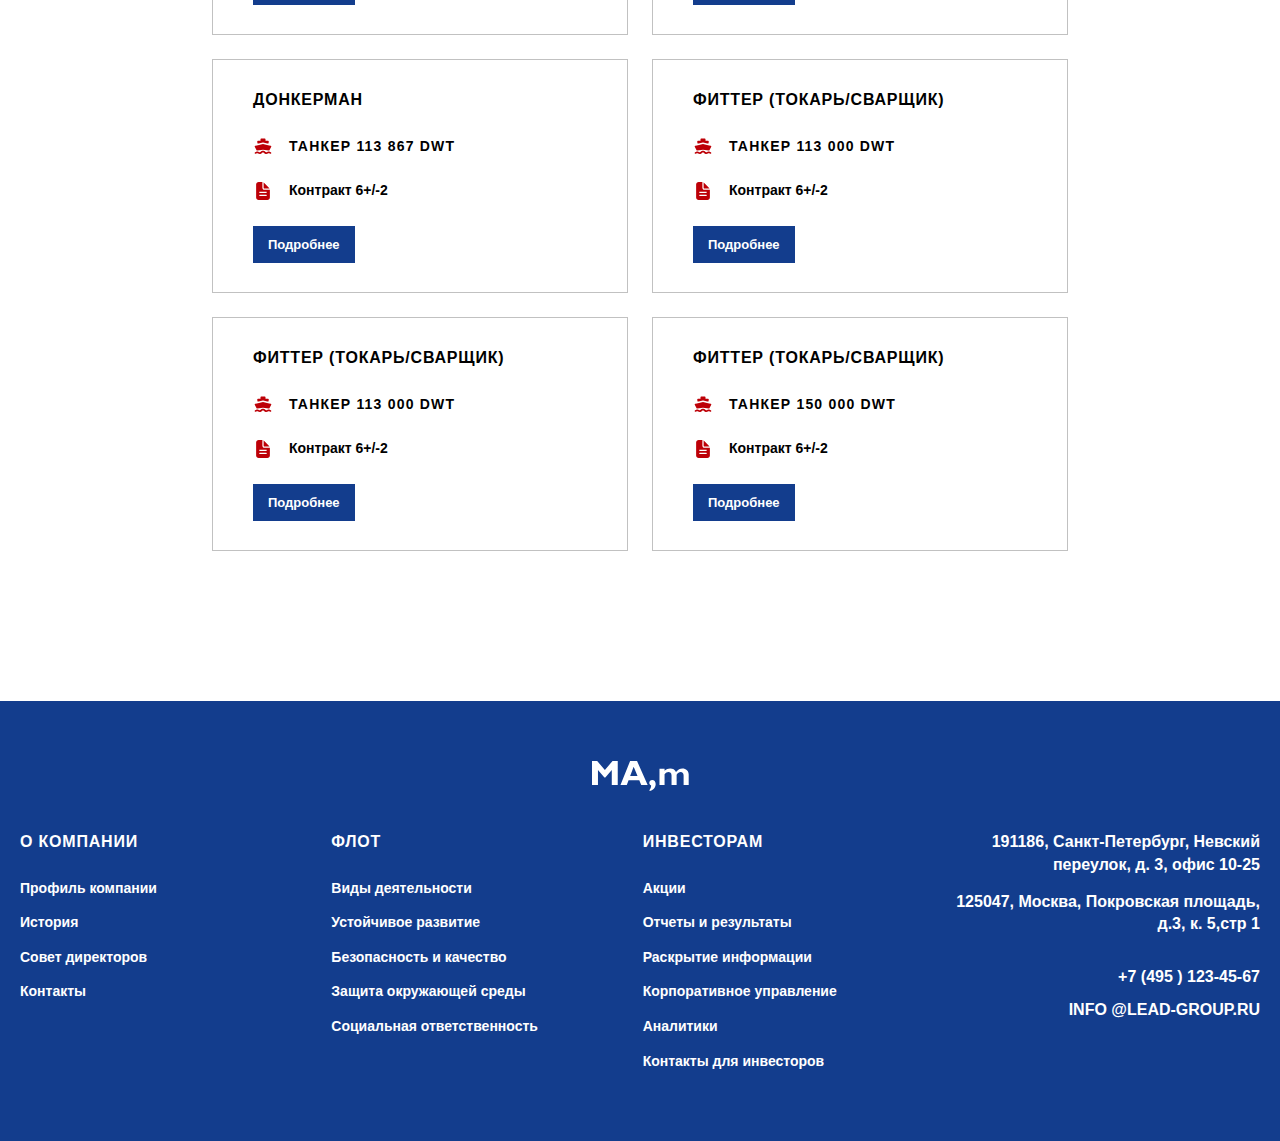
<file: work.html>
<!DOCTYPE html>
<html lang="ru">

<head>
    <meta charset="UTF-8">
    <meta name="viewport" content="width=device-width, initial-scale=1.0">
    <link href="https://fonts.cdnfonts.com/css/helvetica-neue-5" rel="stylesheet">
    <link rel="icon" href="./images/icon.png" type="image/png">
        <link rel="stylesheet" href="./css/allstyles.css">
    <link rel="stylesheet" href="./css/work.css">

    <title>Ледокольный газовоз</title>
    <script src="./js/index.js" defer></script>
</head>

<body>
    <header>
        <!-- Блок верхнего, нижнего и бургер меню-->
        <div class="container_page">
            <div class="container">
                <div class="headerUp">
                    <a href="index.html" title="Главная">
                        <img src="./images/Vector.svg" alt="Logo"></a>
                    <div class="infoMedium">
                        <a href="mailto:info@lead-group.ru">info&commat;lead-group.ru </a>
                        <a href="tel:+7 (495) 123-45-67">+7 &lpar;495 &rpar; 123-45-67</a>
                    </div>
                    <img src="./images/ic_outline-search.svg" alt="Поиск">
                </div>
                <div class="dom">
                    <nav class="headerDown">
                        <ul id="listUlMenu" class="listUlMenu">
                            <li><a href="page.html" title="Виды деятельности">О нас</a></li>
                            <li><a href="error.html">Флот</a></li>
                            <li><a href="#">Инвесторам</a></li>
                            <li><a href="work.html" title="Вакансии">Карьера</a></li>
                            <li><a href="#">Пресс-центр</a></li>
                            <li><a href="#">Устойчивое развитие</a></li>
                            <li><a href="contacts.html" title="Контакты">Контакты</a></li>
                        </ul>
                    </nav>
                    <div id='burgerButton' class="burgerButton">
                        <span></span>
                        <span></span>
                        <span></span>
                    </div>
                </div>
            </div>
        </div>
    </header>
    <main>
        <!-- Блок вакансий-->
        <div class="container">
            <div class="content">
                <h1>Вакансии в ОА “СВЕТ-ИНТРО”</h1>
                <div class="blockOne">
                    <div><span>Главная</span></div>
                    <div id="square"></div>
                    <div><span>О компании</span></div>
                    <div id="square"></div>
                    <div><span>Вакансии</span></div>
                </div>
                <div class="blockWorksTanker">
                    <h3>Танкеры</h3>
                    <div class="parentBlock">
                        <div class="work1 wrapperWorks">
                            <h2>Фиттер (токарь/сварщик)</h2>
                            <h3>Танкер 150 000 DWT</h3>
                            <h4>Контракт 6+/-2</h4>
                            <button>Подробнее</button>
                        </div>
                        <div class="work2 wrapperWorks">
                            <h2>Повар</h2>
                            <h3>Танкер 40 000 DWT</h3>
                            <h4>Контракт 6+/-2</h4>
                            <button>Подробнее</button>
                        </div>
                        <div class="work3 wrapperWorks">
                            <h2>Донкерман</h2>
                            <h3>Танкер 113 867 DWT</h3>
                            <h4>Контракт 6+/-2</h4>
                            <button>Подробнее</button>
                        </div>
                        <div class="work4 wrapperWorks">
                            <h2>Фиттер (токарь/сварщик)</h2>
                            <h3>Танкер 113 000 DWT</h3>
                            <h4>Контракт 6+/-2</h4>
                            <button>Подробнее</button>
                        </div>
                        <div class="work5 wrapperWorks">
                            <h2>Фиттер (токарь/сварщик)</h2>
                            <h3>Танкер 113 000 DWT</h3>
                            <h4>Контракт 6+/-2</h4>
                            <button>Подробнее</button>
                        </div>
                        <div class="work6 wrapperWorks">
                            <h2>Фиттер (токарь/сварщик)</h2>
                            <h3>Танкер 150 000 DWT</h3>
                            <h4>Контракт 6+/-2</h4>
                            <button>Подробнее</button>
                        </div>
                    </div>
                </div>
                <div class="blockWorksTanker">
                    <h3>Сухогрузы</h3>
                    <div class="parentBlock">
                        <div class="work1 wrapperWorks">
                            <h2>Фиттер (токарь/сварщик)</h2>
                            <h3>Танкер 150 000 DWT</h3>
                            <h4>Контракт 6+/-2</h4>
                            <button>Подробнее</button>
                        </div>
                        <div class="work2 wrapperWorks">
                            <h2>Повар</h2>
                            <h3>Танкер 40 000 DWT</h3>
                            <h4>Контракт 6+/-2</h4>
                            <button>Подробнее</button>
                        </div>
                        <div class="work3 wrapperWorks">
                            <h2>Донкерман</h2>
                            <h3>Танкер 113 867 DWT</h3>
                            <h4>Контракт 6+/-2</h4>
                            <button>Подробнее</button>
                        </div>
                        <div class="work4 wrapperWorks">
                            <h2>Фиттер (токарь/сварщик)</h2>
                            <h3>Танкер 113 000 DWT</h3>
                            <h4>Контракт 6+/-2</h4>
                            <button>Подробнее</button>
                        </div>
                        <div class="work5 wrapperWorks">
                            <h2>Фиттер (токарь/сварщик)</h2>
                            <h3>Танкер 113 000 DWT</h3>
                            <h4>Контракт 6+/-2</h4>
                            <button>Подробнее</button>
                        </div>
                        <div class="work6 wrapperWorks">
                            <h2>Фиттер (токарь/сварщик)</h2>
                            <h3>Танкер 150 000 DWT</h3>
                            <h4>Контракт 6+/-2</h4>
                            <button>Подробнее</button>
                        </div>
                    </div>
                </div>
            </div>
        </div>
    </main>
    <footer>
        <!-- Подвал-->
        <div class="container_footer">
            <div class="container contentFoot">
                <div class="logoFoot"><img src="./images/Vector.svg" alt="Logo"></div>
                <div class="parentFoot">
                    <div class="footAll"><span>О компании</span>
                        <ul class="boxFoot">
                            <li>Профиль компании</li>
                            <li>История</li>
                            <li>Совет директоров</li>
                            <li>Контакты</li>
                        </ul>
                    </div>
                    <div class="footAll"><span>флот</span>
                        <ul class="boxFoot">
                            <li>Виды деятельности</li>
                            <li>Устойчивое развитие</li>
                            <li>Безопасность и качество</li>
                            <li>Защита окружающей среды</li>
                            <li>Социальная ответственность</li>
                        </ul>
                    </div>
                    <div class="footAll"><span>Инвесторам</span>
                        <ul class="boxFoot">
                            <li>Акции</li>
                            <li>Отчеты и результаты</li>
                            <li>Раскрытие информации</li>
                            <li>Корпоративное управление</li>
                            <li>Аналитики</li>
                            <li>Контакты для инвесторов</li>
                        </ul>
                    </div>
                    <div class="footAll footAllInfo">
                        <div>
                            <div>
                                <p>
                                    191186, Санкт-Петербург, Невский переулок, д. 3, офис 10-25
                                </p>
                            </div>
                            <div>
                                <p> 125047, Москва, Покровская площадь, д.3, к. 5,стр 1 </p>
                            </div>
                        </div>
                        <div class="footAllContact">
                            <a href="tel:+7 (495) 123-45-67">+7 &lpar;495 &rpar; 123-45-67</a>
                            <a href="mailito:info@lead-group.ru">info &commat;lead-group.ru</a>
                        </div>
                    </div>
                </div>
            </div>

        </div>

    </footer>
</body>

</html>
</file>
<file: css/allstyles.css>
body,
p,
h1,
span,
div,
html {
  margin: 0;
  padding: 0;
}

html {
  font-family: "Helvetica Neue", sans-serif;
}

button {
  cursor: pointer;
}

.container {
  max-width: 1294px;
  margin: 0 auto;
  padding: 0 20px;
}

.container_page {
  background: #133d8d;
  height: 160px;
}

header {
  background: linear-gradient(0deg,
      rgba(19, 61, 141, 0.75) 0%,
      rgba(19, 61, 141, 0.75) 100%);
}


.headerUp {
  max-width: 1294px;
  display: flex;
  justify-content: space-between;
  border-bottom: 1px solid rgba(255, 255, 255, 0.5);
  padding: 25px 0;
}

.infoMedium {
  display: flex;
  align-items: center;
  gap: 50px;
  font-weight: 550;
  line-height: 1.225rem;
  font-size: 0.875rem;
}

.infoMedium a {
  color: white;
  text-decoration: none;
}

.headerDown {
  margin-top: 30px;
}


.headerDown ul {
  display: flex;
  flex-direction: row;
  justify-content: space-between;
  font-size: 0.875rem;
  font-weight: 700;
  line-height: 1.225rem;
  padding: 0;
}
.dom{
  position: relative;
  z-index: 2;

  /* все ок? */
}
.headerDown ul li {
  list-style: none;
}

.headerDown ul li a {
  color: white;
  text-transform: uppercase;
  text-decoration: none;
  font-size: 0.875rem;
  font-weight: 700;
  line-height: 1.625rem;
}

/* Бургер меню */

.burgerButton {
  width: 30px;
  height: 30px;
  position: relative;
  z-index: 2;
  overflow: hidden;
}

.burgerButton span {
  width: 30px;
  height: 2px;
  position: absolute;
  top: 50%;
  left: 50%;
  transform: translate(-50%, -50%);
  background-color: white;
  transition: all 0.5s;
}

.burgerButton span:nth-of-type(2) {
  top: calc(50% - 5px);
}

.burgerButton span:nth-of-type(3) {
  top: calc(50% + 5px);
}

.activeMenu {
  background: linear-gradient(0deg,
      rgba(19, 61, 141, 0.75) 0%,
      rgba(19, 61, 141, 0.75) 100%),
    lightgray 50% / cover no-repeat;
  box-shadow: 4px 4px 4px 2px rgba(0, 0, 139, 0.5);
}

.burgerButton.activeButton span:nth-of-type(1) {
  display: none;
}

.burgerButton.activeButton span:nth-of-type(2) {
  top: 50%;
  transform: translate(-50%, 0%) rotate(45deg);
}

.burgerButton.activeButton span:nth-of-type(3) {
  top: 50%;
  transform: translate(-50%, 0%) rotate(-45deg);
}

#burgerButton {
  display: none;
}

/* footer */

.container_footer {
  background: #133d8d;
}

.contentFoot {
  display: flex;
  gap: 40px;
  flex-direction: column;
  justify-content: space-between;
  padding-bottom: 70px;
}

.logoFoot {
  display: flex;
  justify-content: center;
  padding-top: 60px;
}

.parentFoot {
  display: flex;
  justify-content: space-between;
}

.footAll {
  flex: 0 1 306px;
  gap: 25px;
  display: flex;
  flex-direction: column;
}

.footAll span {
  font-size: 1rem;
  font-weight: 700;
  line-height: 140%;
  letter-spacing: 0.8px;
  text-transform: uppercase;
  color: #ffffff;
}

.footAll ul {
  margin: 0;
  padding: 0;
}

.footAll li {
  list-style-type: none;
  font-size: 0.875rem;
  font-weight: 550;
  line-height: 140%;
  color: white;
}

.boxFoot {
  display: flex;
  gap: 15px;
  flex-direction: column;
}

.footAllInfo {
  display: flex;
  gap: 30px;
  text-align: end;
  font-weight: 550;
  line-height: 140%;
  color: white;
}

.footAllInfo div:nth-child(1) {
  display: flex;
  flex-direction: column;
  gap: 15px;
}

.footAllContact {
  display: flex;
  flex-direction: column;
  gap: 11px;
}

.footAllContact a {
  text-transform: uppercase;
  color: #fff;
  text-decoration: none;
}

.burgerMenu {
  display: none;
}
</file>
<file: css/style.css>
header {
  background: linear-gradient(0deg,
      rgba(19, 61, 141, 0.75) 0%,
      rgba(19, 61, 141, 0.75) 100%),
    url("../images/1.png"), lightgray 50%;
  background-repeat: no-repeat;
  background-position: center;
  padding-bottom: 100px;
}

/* section */
.sectionFlex {
  display: flex;
  justify-content: space-between;
}

/* section    left */

.sectionLeft {
  margin-top: 75px;
  display: flex;
  flex-direction: column;

  gap: 130px;
}

.infoText {
  margin-bottom: 50px;
}

.infoText h1 {
  max-width: 636px;
  font-size: 3.75rem;
  font-weight: 300;
  line-height: 5.25rem;
  color: white;
  margin-bottom: 30px;
}

.infoText p {
  max-width: 386px;
  color: white;
  padding-left: 30px;
  border-left: 2px solid white;
  font-size: 0.875rem;
  font-weight: 550;
  line-height: 1.225rem;
}

.wrapper button {
  display: flex;
  padding: 15px 30px 14px 30px;
  justify-content: center;
  align-items: center;
  background-color: #bd0007;
  color: white;
  border: 0;
  font-size: 1rem;
  font-weight: 700;
  line-height: 1.4rem;
  text-transform: uppercase;
}

.wrapper a {
  color: white;
  text-decoration: none;
}

.arrowAll {
  display: flex;
  gap: 20px;
}

.arrowAll .arrow {
  cursor: pointer;
  display: flex;
  padding: 15px;
  justify-content: center;
  align-items: center;
  background-color: #133d8d;
}

/* section Right */
.sectionRight {
  display: flex;
  align-items: flex-end;
}

.colorFon {
  flex: 0 1 423px;
  color: white;
  display: flex;
  padding: 30px 35px 35px 35px;
  flex-direction: column;
  justify-content: center;
  gap: 25px;
  background: rgba(51, 51, 51, 0.3);
}

.colorFon h3 {
  font-size: 0.875rem;
  font-weight: 700;
  line-height: 1.225rem;
  text-transform: uppercase;
}

.gridChildren {
  color: white;
  font-size: 0.875rem;
  font-weight: 300;
  line-height: 1.225rem;
}

.gridParent {
  display: grid;
  grid-template-columns: repeat(2, 1fr);
  grid-template-rows: repeat(4, 1fr);
  grid-column-gap: 15px;
  grid-row-gap: 15px;
}

.titanik1 {
  grid-area: 1 / 1 / 2 / 2;
}

.titanik2 {
  grid-area: 2 / 1 / 3 / 2;
}

.titanik3 {
  grid-area: 3 / 1 / 4 / 2;
}

.titanik4 {
  grid-area: 4 / 1 / 5 / 2;
}

.titanik5 {
  grid-area: 1 / 2 / 2 / 3;
}

.titanik6 {
  grid-area: 2 / 2 / 3 / 3;
}

.titanik7 {
  grid-area: 3 / 2 / 4 / 3;
}

.titanik8 {
  grid-area: 4 / 2 / 5 / 3;
}

.gridAndTitanik {
  display: flex;
  justify-content: space-between;
  align-items: center;
}

/* main */

.content {
  display: flex;
  gap: 100px;
  flex-direction: column;
  justify-content: space-between;
  margin-bottom: 160px;
}

.news__block {
  display: flex;
  justify-content: space-between;
  align-items: baseline;
  padding-top: 137px;
}

.content .news {
  color: #333;
  font-size: 2.25rem;
  line-height: 3.15rem;
  text-transform: uppercase;
}

.content .allNews {
  color: #133d8d;
  font-size: 1.125rem;
  font-weight: 700;
  line-height: 1.575rem;
  text-transform: uppercase;
}

.wrapperCards {
  display: flex;
  gap: 24px;
  flex-wrap: wrap;
  justify-content: center;
}

.wrapperCard {
  padding: 25px;
  background: url("../images/Rectangle\ 26.jpg") no-repeat;
}

.wrapperCard1 {
  padding: 25px;
  background: url("../images/Rectangle\ 27.jpg") no-repeat;
}

.wrapperCard2 {
  padding: 25px;
  background: url("../images/Rectangle\ 28.jpg") no-repeat;
}

.wrapperCard3 {
  padding: 25px;
  background: url("../images/Rectangle\ 29.jpg") no-repeat;
}

.wrapperCard_Data {
  margin: 0 0 88px 0;
  box-sizing: border-box;
  display: inline-flex;
  background: #bd0007;
  justify-content: center;
  align-items: center;
  opacity: 0.75;
}

.wrapperCard_Data p {
  font-size: 0.8125rem;
  color: #fff;
  margin: 0;
  padding: 8px 12px 5px 12px;
  font-weight: 550;
  line-height: 1.1375rem;
}

/*even odd */
.wrapperCard_Text p:nth-child(even) {
  width: 252px;
  opacity: 0.75;
  overflow: hidden;
  color: #fff;
  font-size: 0.875rem;
  line-height: 1.225rem;
}

.wrapperCard_Text p:nth-child(odd) {
  width: 252px;
  color: #fff;
  font-size: 1rem;
  font-weight: 550;
  line-height: 1.4rem;
}

.wrapperCard_Data1 {
  margin: 0 0 110px 0;
  box-sizing: border-box;
  display: inline-flex;
  background: #bd0007;
  justify-content: center;
  align-items: center;
  opacity: 0.75;
}

.wrapperCard_Data1 p {
  font-size: 0.8125rem;
  color: #fff;
  margin: 0;
  padding: 8px 12px 5px 12px;
  font-weight: 550;
  line-height: 1.1375rem;
}

/* History Start*/

.history_content {
  display: flex;
  justify-content: space-between;

  gap: 80px;
}

.container_block {
  background: #133d8d;
  padding-bottom: 45px;
}

.vector {
  width: 100%;
}
.historyText {
  flex: 0 1 515px;
}

.historyVector {
  flex: 0 1 556px;
  padding-top: 110px;
}

.historyText h2 {
  max-width: 526px;
  font-size: 2.25rem;
  font-weight: 400;
  line-height: 3.15rem;
  color: white;
  margin-bottom: 30px;
}

.historyText p {
  color: white;
  font-size: 0.875rem;
  font-weight: 400;
  line-height: 1.225rem;
}

.historyVector ul {
  list-style: square;
  color: white;
  font-size: 1rem;
  font-weight: 550;
  line-height: 1.4rem;
  margin-top: 25px;
  padding-left: 60px;
}

/* History END*/

/* Publication Start*/

.pictureCards {
  display: flex;
  justify-content: center;
  flex-wrap: wrap;
  gap: 20px;
}

.pictureCard {
  display: flex;
  flex: 0 0 306px;
  height: 475px;
  background: url("../images/Rectangle\ 30.jpg") no-repeat;
  flex-direction: column;
  justify-content: flex-end;
}

.pictureCard1 {
  display: flex;
  flex: 0 0 306px;
  height: 475px;
  background: url("../images/Rectangle\ 31.jpg") no-repeat;
  flex-direction: column;
  justify-content: flex-end;
}

.pictureCard2 {
  display: flex;
  flex: 0 0 306px;
  height: 475px;
  background: url("../images/Rectangle\ 32.jpg") no-repeat;
  flex-direction: column;
  justify-content: flex-end;
}

.pictureCard3 {
  display: flex;
  flex: 0 0 306px;
  height: 475px;
  background: url("../images/Rectangle\ 33.jpg") no-repeat;
  flex-direction: column;
  justify-content: flex-end;
}

.publicationText p {
  font-size: 0.875rem;
  font-weight: 400;
  line-height: 1.225rem;
  opacity: 0.75;
}

.publicationText h2 {
  width: 308px;
  font-size: 1rem;
  font-weight: 700;
  line-height: 1.4rem;
  letter-spacing: 0.05rem;
  text-transform: uppercase;
}

.publicationText a {
  font-size: 0.875rem;
  font-weight: 400;
  line-height: 1.225rem;
  color: blue;
  text-decoration: none;
}

/* Public END*/

/* Block Project START*/
.container_proj {
  background: rgba(19, 61, 141, 0.5);
  height: 1010px;
}

.proj__block {
  display: flex;
  justify-content: space-between;
  align-items: baseline;
  padding-top: 125px;
  padding-bottom: 85px;
}

.allPublication {
  display: flex;
  gap: 40px;
  align-items: center;
}

.publication h2 {
  color: white;
  font-size: 2.25rem;
  font-weight: 400;
  line-height: 3.15rem;
  letter-spacing: 0.1125px;
  text-transform: uppercase;
}

.allPublication p {
  font-size: 1.125rem;
  font-weight: 700;
  line-height: 140%;
  letter-spacing: 0.9px;
  text-transform: uppercase;
  color: white;
}

.proj_section {
  display: flex;
  justify-content: space-between;
}

.projLeft {
  display: flex;
  flex: 1 1 706px;
  height: 600px;
  background: url("../images/Rectangle\ 34.jpg") no-repeat;
}

.projCard_Text {
  display: flex;
  justify-content: flex-end;
  max-width: 496px;
  flex-direction: column;
  margin-bottom: 45px;
  margin-left: 45px;
  gap: 20px;
}

.projCard_Text p:nth-child(even) {
  font-size: 0.875rem;
  font-weight: 400;
  line-height: 1.225rem;
  color: white;
  margin: 0;
}

.projCard_Text a:nth-child(odd) {
  color: #fff;
  font-size: 1.5rem;
  font-weight: 700;
  line-height: 2.1rem;
  letter-spacing: 0.075rem;
  text-transform: uppercase;
  text-decoration: none;
}

.projRight {
  display: flex;
  flex: 1 1 588px;
  flex-direction: column;
  align-items: center;
  background: #133d8d;
}

.projFon {
  flex: 1 1 390px;
  color: white;
  display: flex;
  flex-direction: column;
  align-items: flex-start;
  padding: 55px 60px;
  justify-content: space-between;
}

.parent {
  display: grid;
  grid-template-columns: repeat(2, 1fr);
  grid-template-rows: repeat(2, 1fr);
  grid-column-gap: 50px;
  grid-row-gap: 30px;
}

.divAll {
  gap: 10px;
  display: flex;
  flex-direction: column;
}

.divAll div {
  display: flex;
  gap: 15px;
  align-items: baseline;
}

.divAll div span:nth-child(2),
.divAll div {
  font-size: 0.875rem;
  font-weight: 550;
  line-height: 1.225rem;
}

.divAll div span:nth-child(1) {
  color: white;
  font-size: 2.5rem;
  font-weight: 700;
  line-height: 3.5rem;
  letter-spacing: 0.125rem;
  text-transform: uppercase;
  white-space: nowrap;
}

.ready1 {
  grid-area: 1 / 1 / 2 / 2;
}

.ready2 {
  grid-area: 1 / 2 / 2 / 3;
}

.ready3 {
  grid-area: 2 / 1 / 3 / 2;
}

.ready4 {
  grid-area: 2 / 2 / 3 / 3;
}

.buttonProj {
  display: flex;
  padding: 15px 30px 14px 30px;
  justify-content: center;
  align-items: center;
  background: #133d8d;
  border: solid 1px white;
  font-size: 1rem;
  font-weight: 700;
  line-height: 1.4rem;
  text-transform: uppercase;
}

.buttonProj a {
  color: white;
  font-size: 1rem;
  font-weight: 700;
  line-height: 1.4rem;
  letter-spacing: 0.05rem;
  text-transform: uppercase;
  text-decoration: none;
}

/* Project END*/

/* Qually block */

.contentQually {
  display: flex;
  padding: 150px 0;
  justify-content: space-between;
}

.arrowQually {
  display: flex;
  align-items: center;
}

.arrowQually .arrow {
  cursor: pointer;
  padding: 15px;
  background-color: #133d8d;
}

.quallyTextImg {
  display: flex;
  flex: 0 1 1076px;
  min-height: 530px;
  background: rgba(19, 61, 141, 0.15);
}

.quallyBlock {
  display: flex;
  padding: 60px;
  flex: 1 1 948px;
}

.imgBlock img {
  width: 100%;
  margin: auto 0;
}

.textBlock span {
  padding: 8px 12px 5px 12px;
  background: #133d8d;
  color: white;
  font-size: 0.8125rem;
  font-weight: 550;
  line-height: 140%;
  opacity: 0.9;
}

.textBlock h1 {
  margin: 0;
  padding-top: 40px;
  font-size: 1.125rem;
  font-weight: 700;
  line-height: 1.225rem;
  letter-spacing: 0.9px;
  text-transform: uppercase;
}

.textBlock ul {
  max-width: 387px;
  list-style-type: square;
  padding: 25px 60px 0 21px;
  margin: 0;
  font-size: 0.875rem;
  font-weight: 400;
  line-height: 1.225rem;
}

.textBlock li::marker {
  color: red;
  font-size: 1.5em;
}



@media all and (max-width: 64em) {
  html {
    font-size: 0.875rem;
  }
  header {
    background-size: contain;
    background-size: 100% 100%;
  }

  .container {
    max-width: 900px;
    padding: 0px 10px;
  }
  .history_content {
    gap: 20px;
  }
  .projFon {
    padding: 50px 10px;
  }
  .quallyBlock {
    align-items: center;
    padding: 20px;
  }
  .textBlock ul {
    padding-right: 20px;
  }
}

@media all and (max-width: 46.875em) {
  .dom {
    padding: 15px;

    display: flex;
    flex-direction: column-reverse;
    align-items: flex-end;
  }
  #burgerButton {
    display: block;
  }
  .listUlMenu {
    display: none;
  }
  .activeMenu {
    display: flex !important;
    flex-direction: column !important;
    text-align: end !important ;
  }
  .headerDown ul {
    display: none;
  }

  .container {
    max-width: 700px;
  }
  html {
    font-size: 0.75rem;
  }
  .headerDown {
    margin: 0;
  }
  #listUlMenu {
    padding: 5px 15px 5px 5px;
  }
}

@media all and (max-width: 40.625em) {
  .infoText h1 {
    font-size: 2.75rem;

    line-height: 3.25rem;
  }
  .wrapper button {
    padding: 8px 5px;
    font-size: 0.8rem;
  }
  .sectionFlex {
    flex-wrap: wrap;
    gap: 5px;
  }
  .sectionLeft {
    gap: 30px;
  }
  .arrowAll .arrow {
    padding: 5px;
  }
  .colorFon {
    padding: 5px 5px;
  }
  .news__block {
    padding-top: 15px;
  }
  .content {
    gap: 30px;
    margin-bottom: 65px;
  }
  .infoMedium {
    gap: 10px;
  }
  .history_content {
    flex-wrap: wrap;
  }
  .historyVector {
    padding: 0;
  }
  .news__block {
    align-items: center;
    flex-direction: column;
  }
  .pictureCards {
    gap: 25px;
  }
  .pictureCard,
  .pictureCard1,
  .pictureCard2,
  .pictureCard3 {
    height: 385px;
  }
  .proj__block {
    padding: 45px 0 45px 0;
    align-items: center;
    flex-direction: column;
  }
  .proj_section {
    flex-wrap: wrap;
  }
  .projLeft {
    height: 465px;
  }
  .projFon {
    flex: 0 0 0;
    padding: 4px 10px;
  }
  .buttonProj {
    padding: 8px 5px;
  }
  .buttonProj a {
    font-size: 0.9rem;
  }
  .projCard_Text {
    margin-bottom: 15px;
    margin-left: 14px;
    gap: 0px;
  }
  .imgBlock img {
    display: none;
  }
  .arrowQually .arrow {
    padding: 5px;
  }
  .parentFoot {
    flex-wrap: wrap;
    justify-content: center;
  }
  .footAll {
    gap: 15px;
    flex: 0 1 100px;
  }
  .footAll span {
    font-size: 0.8rem;
  }
  .footAll li {
    font-size: 0.675rem;
  }
  .footAllInfo p {
    width: 100px;
    padding-top: 20px;
    text-align: center;
    font-size: 0.675rem;
  }
  .footAllContact {
    justify-content: space-between;
    flex-direction: row;
  }
  .footAllInfo div:nth-child(1) {
    flex-direction: row;
  }
  .footAllContact a {
    font-size: 0.675rem;
  }
}

@media all and (max-width:21.25em) {
    .parent {
        grid-column-gap: 25px;
       }
    }

@media all and (max-width: 21.875em) {
  .infoMedium {
    gap: 3px;
  }
  .infoMedium a {
    font-size: 0.5625rem;
  }
}
</file>
<file: css/contacts.css>
/* MAIN */
.content {
  display: flex;
  gap: 60px;
  flex-direction: column;
  justify-content: space-between;
  margin-bottom: 150px;
}

.content h1 {
  padding-top: 90px;
  margin: 0;
  font-size: 2rem;
  font-weight: 700;
  line-height: 140%;
  letter-spacing: 1.6px;
  text-transform: uppercase;
}

.blockOne {
  display: flex;
  flex: 0 1 18px;
  max-width: 248px;
  justify-content: space-around;
  align-items: center;
  gap: 15px;
}

.blockOne span {
  font-size: 0.8125rem;
  font-weight: 550;
  line-height: 140%;
}

#square {
  width: 4px;
  height: 4px;
  background: #133d8d;
  gap: 15px;
}

.blockTwo {
  display: flex;
  flex: 0 1 180px;
  border-left: solid 3px red;
  padding: 5px 80px 5px 40px;
}

.blockTwo span {
  font-size: 0.875rem;
  font-weight: 400;
  line-height: 140%;
}
/* Form Block */
.container_form {
  max-width: 600px;

  padding: 40px;
  background-color: #f2f2f2;
  border-radius: 5px;
}
h2 {
    font-size: 1.625rem;
font-weight: 700;
line-height: 140%; 
letter-spacing: 1.6px;
text-transform: uppercase;
}
.formBlock {
  margin-bottom: 20px;
}

label {
  display: block;
  margin-bottom: 5px;
}

input,
textarea {
  width: 100%;
  padding: 10px;
  border: 1px solid #ccc;
  border-radius: 5px;
}

button[type="submit"] {
  background-color: #133D8D;
  color: white;
  padding: 10px 20px;
  border: none;
  border-radius: 5px;
}

.hidden {
  display: none;
}

#success-message {
  text-align: center;
  margin-top: 20px;
  background-color: #133D8D;
  color: white;
  padding: 10px;
  border-radius: 5px;
}
/* Form END */

.maps {
  display: flex;
  background: url(../images/maps.png) no-repeat;
  height: 560px;
  background-size: contain;
}


.frame {
  display: flex;
  flex: 0 1 194px;
  height: 186px;
  background: white;
  padding: 35px 40px;
  gap: 30px;
  flex-direction: column;
  margin-top: 45px;
  margin-left: 50px;
}

.сountries {
  display: flex;
  justify-content: space-between;
  flex: 0 1 194px;
  height: 37px;
}

.сountries h4 {
  font-size: 0.8125rem;
  font-weight: 550;
  line-height: 140%;
  color: white;
  cursor: pointer;
}

.blockMsk {
  display: flex;
  flex: 0 1 78px;
  height: 37px;

  background: var(--blue, #133d8d);
  align-items: center;
  justify-content: center;
}

.blockSp {
  display: flex;
  flex: 0 1 96px;

  background: rgba(19, 61, 141, 0.5);
  align-items: center;
  justify-content: center;
  height: 37px;
}

.contactsInfo {
  display: flex;
  flex-direction: column;
  gap: 17px;
}

.infoBlock1 {
  background-image: url("../images/carbon_location-filled.svg");
  background-position: left center;
  background-repeat: no-repeat;
  padding-left: 36px;
}

.infoBlock1 h3 {
  flex: 0 1 159px;
  font-size: 0.875rem;
  font-weight: 550;
  line-height: 140%;
  margin: 0;
}

.infoBlock2 {
  background-image: url("../images/ic_baseline-phone.svg");
  background-position: left center;
  background-repeat: no-repeat;
  padding-left: 36px;
}

.infoBlock2 a {
  color: black;
  text-decoration: none;
  font-size: 0.875rem;
   font-weight: 550;
  line-height: 140%;
}

.infoBlock3 {
  background-image: url("../images/ic_round-email.svg");
  background-position: left center;
  background-repeat: no-repeat;
  padding-left: 36px;
}

.infoBlock3 a {
  color: black;
  text-decoration: none;
  font-size: 0.875rem;
  font-weight: 550;
  line-height: 140%;
}

/* MAIN OFF */

@media all and (max-width: 64em) {
  html {
    font-size: 0.875rem;
  }
  .container_page {
    margin-bottom: 56px;
  }
  .container {
    max-width: 900px;
    padding: 0px 10px;
  }
  .content {
    margin: 0;
  }
}
@media all and (max-width: 46.875em) {
  .dom {
    padding: 15px;
    display: flex;
    flex-direction: column-reverse;
    align-items: flex-end;
  }
  #burgerButton {
    display: block;
  }
  .listUlMenu {
    display: none;
  }
  .activeMenu {
    display: flex !important;
    flex-direction: column !important;
    text-align: end !important ;
  }
  .headerDown {
    margin: 0;
  }
  .headerDown ul {
    display: none;
  }
  #listUlMenu {
    padding: 5px 15px 5px 5px;
    margin: 0;
  }
  .container {
    max-width: 700px;
  }
  html {
    font-size: 0.75rem;
  }
  .frame {
    padding: 3px 5px;
    gap: 30px;
    margin-top: 25px;
    margin-left: 20px;
  }
  .parentFoot {
    flex-wrap: wrap;
    justify-content: center;
  }
  .footAll {
    gap: 15px;
    flex: 0 1 100px;
  }
  .footAll span {
    font-size: 0.8rem;
  }
  .footAll li {
    font-size: 0.675rem;
  }
  .footAllInfo p {
    width: 100px;
    padding-top: 20px;
    text-align: center;
    font-size: 0.675rem;
  }
  .footAllContact {
    justify-content: space-between;
    flex-direction: row;
  }
  .footAllInfo div:nth-child(1) {
    flex-direction: row;
  }
  .footAllContact a {
    font-size: 0.675rem;
  }
  .maps {
    height: 400px;
}
}
@media all and (max-width: 34.375em) {
  .frame {
    padding: 3px 5px;
    margin: 0;
  }

  .maps {
    justify-content: center;
    align-items: flex-start;
    height: 300px;
  }
}

@media all and (max-width: 29.0625em){
    .maps {background: none;
        height: 250px;}
}

@media all and (max-width: 24.375em) {
  .infoMedium {
    gap: 10px;
  }
  .infoMedium a {
    font-size: 0.5625rem;
  }
}
</file>
<file: css/page.css>
/* MAIN */
.content {
  display: flex;
  gap: 60px;
  flex-direction: column;
  justify-content: space-between;
  margin-bottom: 160px;
}

.content h1 {
  padding-top: 90px;
  font-size: 2rem;
  font-weight: 700;
  line-height: 140%;
  letter-spacing: 1.6px;
  text-transform: uppercase;
}

.sectionAll {
  display: flex;
}

.sectionLeft {
  display: flex;
  flex: 0 1 746px;
  flex-direction: column;
  gap: 60px;
}

.blockOne {
  display: flex;
  flex: 0 1 18px;
  max-width: 215px;
  justify-content: space-around;
  align-items: center;
  gap: 15px;
}

.blockOne span {
  font-size: 0.8125rem;
  font-weight: 550;
  line-height: 140%;
}

#square {
  width: 4px;
  height: 4px;
  background: #133d8d;
  gap: 15px;
}



.blockTwo {
  flex: 0 1 180px;
  border-left: solid 3px red;
  padding: 5px 80px 5px 40px;
}

.blockTwo span {
  font-size: 0.875rem;
  font-weight: 400;
  line-height: 140%;
}

.blockThree {
  flex: 0 1 155px;
}

.blockThree h1 {
  font-size: 1.125rem;
  font-weight: 700;
  line-height: 140%;
  letter-spacing: 0.9px;
  text-transform: uppercase;
  padding: 0 0 30px 0;
}

.blockThree p {
  padding: 0 80px 0 0;
  font-size: 0.875rem;
  font-weight: 400;
  line-height: 140%;
}

.sectionRight {
  display: flex;
  flex: 0 1 524px;
  flex-direction: column;
  align-items: center;
  background: white;
  padding-top: 80px;
  padding-left: 24px;
}

.sectionRightBlock {
  display: flex;
  background: #133d8d;
  flex: 0 1 390px;
  color: white;
  padding: 50px 60px 60px 60px;
  flex-direction: column;
}

.parent {
  display: grid;
  grid-template-columns: repeat(2, 1fr);
  grid-template-rows: repeat(2, 1fr);
  grid-column-gap: 44px;
  grid-row-gap: 35px;
}

.parentAll {
  display: flex;
  flex-direction: column;
}

.sectionRightBlock h4 {
  font-size: 1.125rem;
  font-weight: 700;
  line-height: 140%;
  margin: 0;
  padding-bottom: 25px;
  letter-spacing: 0.9px;
  text-transform: uppercase;
}

.parentAll div span:nth-child(2),
.parentAll div {
  font-size: 0.875rem;
  font-weight: 550;
  line-height: 1.225rem;
}

.parentAll div span:nth-child(1) {
  color: white;
  font-size: 4rem;
  font-weight: 900;
  line-height: 3.5rem;
  letter-spacing: 0.125rem;
  text-transform: uppercase;
}

.parent1 {
  grid-area: 1 / 1 / 2 / 2;
}

.parent2 {
  grid-area: 1 / 2 / 2 / 3;
}

.parent3 {
  grid-area: 2 / 1 / 3 / 2;
}

.parent4 {
  grid-area: 2 / 2 / 3 / 3;
}

.parent5 {
  grid-area: 3 / 1 / 3 / 2;
}

.parent6 {
  grid-area: 3 / 2 / 3 / 3;
}



@media all and (max-width: 64em) {
  html {
    font-size: 0.875rem;
  }
  .container_page {
    margin-bottom: 56px;
  }
  .container {
    max-width: 900px;
    padding: 0px 10px;
  }
  .content {
    gap: 30px;
    margin-bottom: 50px;
  }
  .content h1 {
    padding-top: 45px;
  }
  .sectionLeft {
    flex: 0 1 600px;
    gap: 20px;
  }
  .blockTwo {
    padding: 5px 14px 5px 14px;
  }
  .blockThree h1 {
    padding: 0 0 15px 0;
  }
  .blockThree p {
    padding: 0;
  }
  br {
    display: none;
  }
  .sectionRight {
    justify-content: center;
    padding-top: 0;
  }
  .sectionRightBlock {
    padding: 50px 5px 60px 40px;
  }
  .parent {
    grid-column-gap: 25px;
    grid-row-gap: 50px;
  }
}

@media all and (max-width: 46.875em) {
  .dom {
    padding: 15px;
    display: flex;
    flex-direction: column-reverse;
    align-items: flex-end;
  }
  #burgerButton {
    display: block;
  }
  .listUlMenu {
    display: none;
  }
  .activeMenu {
    display: flex !important;
    flex-direction: column !important;
    text-align: end !important ;
  }
  .headerDown {
    margin: 0;
  }
  .headerDown ul {
    display: none;
  }
  #listUlMenu {
    padding: 5px 15px 5px 5px;
    margin: 0;
  }
  .container {
    max-width: 700px;
  }
  html {
    font-size: 0.75rem;
  }
  .content {
    gap: 20px;
    margin-bottom: 40px;
  }
  .content h1 {
    padding-top: 30px;
    font-size: 1.5rem;
  }
  .blockThree h1 {
    font-size: 1.375rem;
    padding: 0 0 15px 0;
  }
  .sectionRightBlock {
    padding: 25px 30px 30px 30px;
  }
  .parentAll div span:nth-child(2),
  .parentAll div {
    font-size: 0.875rem;
  }

  .parentAll div span:nth-child(1) {
    font-size: 2rem;
  }
  .sectionRightBlock h4 {
    font-size: 0.75rem;
  }
  .parentFoot {
    flex-wrap: wrap;
    justify-content: center;
  }
  .footAll {
    gap: 15px;
    flex: 0 1 100px;
  }
  .footAll span {
    font-size: 0.8rem;
  }
  .footAll li {
    font-size: 0.675rem;
  }
  .footAllInfo p {
    width: 100px;
    padding-top: 20px;
    text-align: center;
    font-size: 0.675rem;
  }
  .footAllContact {
    justify-content: space-between;
    flex-direction: row;
  }
  .footAllInfo div:nth-child(1) {
    flex-direction: row;
  }
  .footAllContact a {
    font-size: 0.675rem;
  }
}
@media all and (max-width: 34.375em) {
  .content h1 {
    width: 100px;
  }
  .sectionAll {
    flex-wrap: wrap;
    gap: 10px;
  }
  .sectionRight {
    padding: 0 24px;
  }
  .sectionRightBlock {
    align-items: center;
  }
  .sectionRightBlock h4 {
    font-size: 0, 875rem;
  }
}

@media all and (max-width: 24.375em) {
  .infoMedium {
    gap: 10px;
  }
  .infoMedium a {
    font-size: 0.5625rem;
  }
}
</file>
<file: css/work.css>
/* MAIN */

.content {
  display: flex;
  gap: 60px;
  flex-direction: column;
  justify-content: space-between;
  margin-bottom: 150px;
}

.content h1 {
  padding-top: 90px;
  margin: 0;
  font-size: 2rem;
  font-weight: 700;
  line-height: 140%;
  letter-spacing: 1.6px;
  text-transform: uppercase;
}

.blockOne {
  display: flex;
  flex: 0 1 18px;
  max-width: 260px;
  justify-content: space-around;
  align-items: center;
  gap: 15px;
}

.blockOne span {
  font-size: 0.8125rem;
  font-weight: 550;
  line-height: 140%;
}

#square {
  width: 4px;
  height: 4px;
  background: #133d8d;
  gap: 15px;
}

.blockWorksTanker {
  display: flex;
  flex-direction: column;
  gap: 45px;
}

.blockWorksTanker h3 {
  font-size: 1.5rem;
  font-weight: 700;
  line-height: 140%;
  letter-spacing: 1.2px;
  text-transform: uppercase;
  margin: 0;
}

.wrapperWorks {
  display: flex;
  flex-direction: column;
  border: 1px solid rgba(51, 51, 51, 0.3);
  padding: 35px 40px;
  align-items: flex-start;
  justify-content: center;
  gap: 25px;
  transition: 0.5s;
}

.wrapperWorks:hover {
  transform: scale(1.1);
}

.parentBlock {
  display: grid;
  grid-template-columns: repeat(3, 416px);
  grid-template-rows: repeat(2, 234px);
  grid-column-gap: 24px;
  grid-row-gap: 24px;
}

.work1 {
  grid-area: 1 / 1 / 2 / 2;
}

.work2 {
  grid-area: 2 / 1 / 3 / 2;
}

.work3 {
  grid-area: 1 / 2 / 2 / 3;
}

.work4 {
  grid-area: 2 / 2 / 3 / 3;
}

.work5 {
  grid-area: 1 / 3 / 2 / 4;
}

.work6 {
  grid-area: 2 / 3 / 3 / 4;
}

.parentBlock div h3:nth-child(2),
.parentBlock div h4 {
  font-size: 0.875rem;
  font-weight: 550;
  line-height: 140%;
  margin: 0;
}

.parentBlock div h2:nth-child(1) {
  color: black;
  font-size: 1rem;
  font-weight: 700;
  line-height: 140%;
  letter-spacing: 0.8px;
  text-transform: uppercase;
  margin: 0;
}

.parentBlock div h3:nth-child(2) {
  background-image: url("../images/majesticons_ship.svg");
  background-position: left center;
  background-repeat: no-repeat;
  padding-left: 36px;
}

.parentBlock div h4 {
  background-image: url("../images/ion_document-text.svg");
  background-position: left center;
  background-repeat: no-repeat;
  padding-left: 36px;
}

.parentBlock div button {
  padding: 10px 15px 9px 15px;
  justify-content: center;
  align-items: center;
  gap: 10px;
  background: #133d8d;
  font-size: 0.8125rem;
  font-weight: 550;
  line-height: 140%;
  color: white;
  border: none;
}




@media all and (max-width: 84.375em) {
  .parentBlock {
    justify-content: center;
    grid-template-columns: repeat(2, 416px);
    grid-template-rows: repeat(3, 234px);
  }

  .work1 {
    grid-area: 1 / 1 / 2 / 2;
  }
  .work2 {
    grid-area: 1 / 2 / 2 / 3;
  }
  .work3 {
    grid-area: 2 / 1 / 3 / 2;
  }
  .work4 {
    grid-area: 2 / 2 / 3 / 3;
  }
  .work5 {
    grid-area: 3 / 1 / 4 / 2;
  }
  .work6 {
    grid-area: 3 / 2 / 4 / 3;
  }
}

@media all and (max-width: 64em) {
  html {
    font-size: 0.875rem;
  }

  .container {
    max-width: 900px;
    padding: 0px 10px;
  }
  .content {
    margin: 0;
  }
  .parentBlock {
    grid-template-columns: repeat(2, 350px);
  }
}

@media all and (max-width: 46.875em) {
  .container_footer {
    margin-top: 100px;
  }
  .dom {
    padding: 15px;
    display: flex;
    flex-direction: column-reverse;
    align-items: flex-end;
  }
  #burgerButton {
    display: block;
  }
  .listUlMenu {
    display: none;
  }
  .activeMenu {
    display: flex !important;
    flex-direction: column !important;
    text-align: end !important ;
  }

  /* ок пробуй */
  .headerDown {
    margin: 0;
  }
  .headerDown ul {
    display: none;
  }
  #listUlMenu {
    padding: 5px 15px 5px 5px;
    margin: 0;
  }
  .container {
    max-width: 700px;
  }
  html {
    font-size: 0.75rem;
  }
  .content {
    gap: 40px;
  }
  .content h1 {
    padding-top: 145px;
    font-size: 1.5rem;
  }
  .blockWorksTanker {
    gap: 25px;
  }
  .blockWorksTanker h3 {
    font-size: 1.125rem;
  }
  .parentBlock {
    grid-template-columns: repeat(2, 250px);
  }
  .wrapperWorks {
    padding: 20px 20px;
  }
  .parentBlock div h2:nth-child(1) {
    font-size: 0.75rem;
  }
  .parentBlock div h3:nth-child(2),
  .parentBlock div h4 {
    font-size: 0.625rem;
  }
  .parentFoot {
    flex-wrap: wrap;
    justify-content: center;
  }
  .footAll {
    gap: 15px;
    flex: 0 1 100px;
  }
  .footAll span {
    font-size: 0.8rem;
  }
  .footAll li {
    font-size: 0.675rem;
  }
  .footAllInfo p {
    width: 100px;
    padding-top: 20px;
    text-align: center;
    font-size: 0.675rem;
  }
  .footAllContact {
    justify-content: space-between;
    flex-direction: row;
  }
  .footAllInfo div:nth-child(1) {
    flex-direction: row;
  }
  .footAllContact a {
    font-size: 0.675rem;
  }

  .parentBlock div button {
    padding: 7px 12px 6px 12px;
  }
}

@media all and (max-width: 34.375em) {
.blockWorksTanker {align-items: center;}
    .parentBlock {
        display: grid;
        grid-template-columns: 250px;
        grid-template-rows: repeat(6, 234px);
        grid-row-gap: 12px;
        }
        
        .work1 { grid-area: 1 / 1 / 2 / 2; }
        .work2 { grid-area: 2 / 1 / 3 / 2; }
        .work3 { grid-area: 3 / 1 / 4 / 2; }
        .work4 { grid-area: 4 / 1 / 5 / 2; }
        .work5 { grid-area: 5 / 1 / 6 / 2; }
        .work6 { grid-area: 6 / 1 / 7 / 2; }
}
@media all and (max-width: 24.375em) {
    .infoMedium {
      gap: 10px;
    }
    .infoMedium a {
      font-size: 0.5625rem;
    }
  }
</file>
